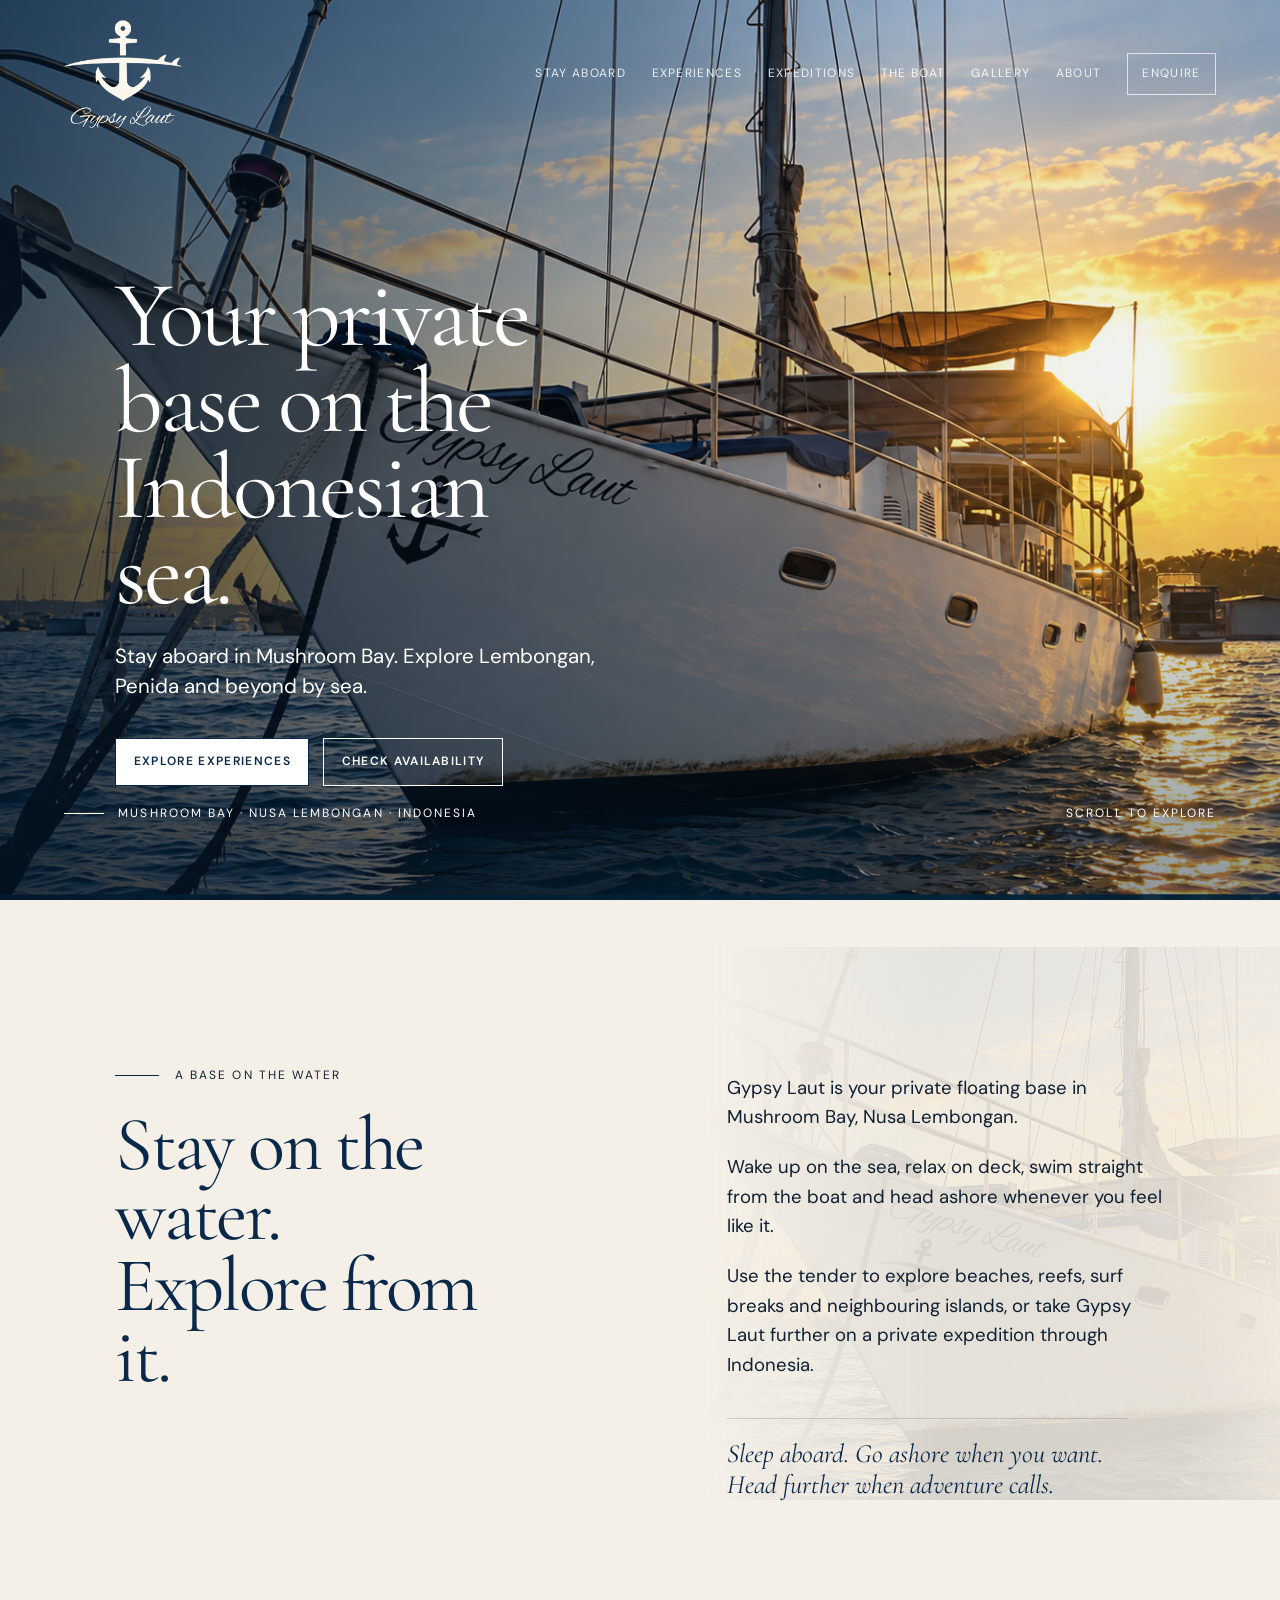
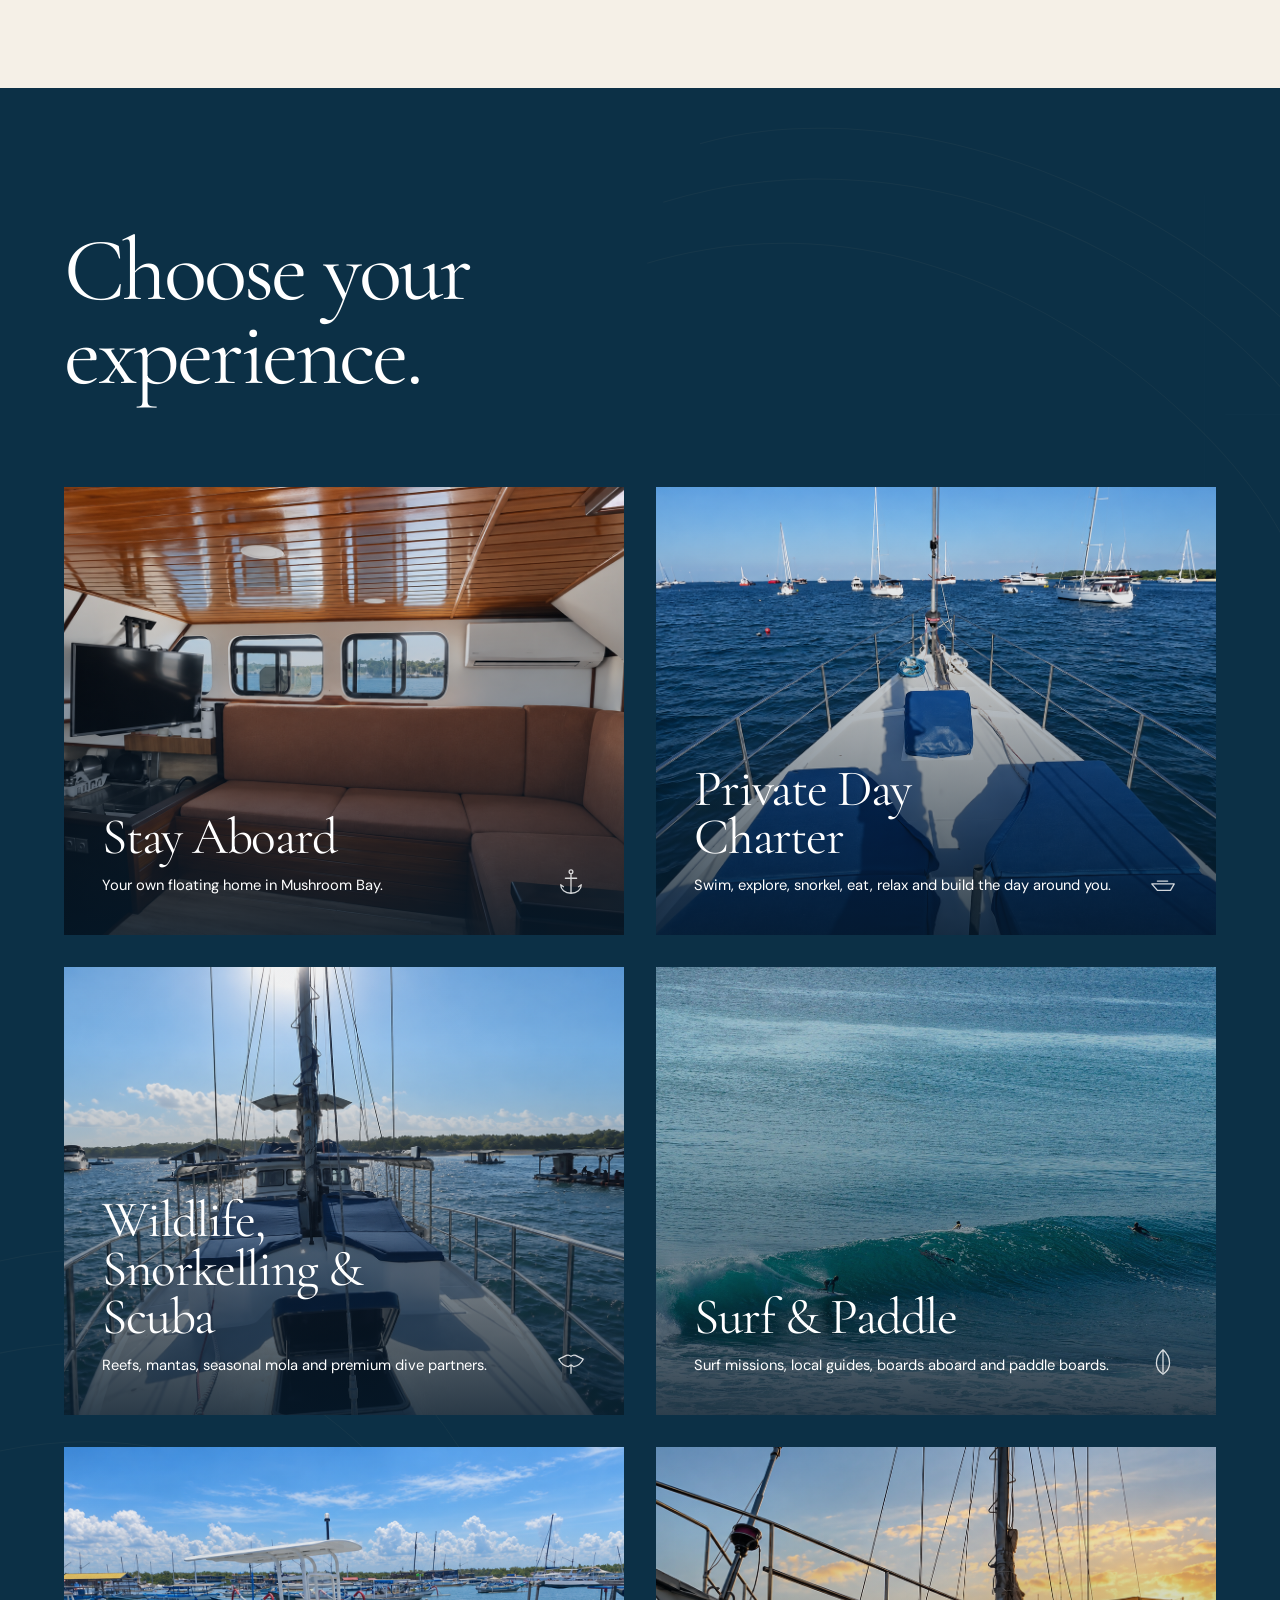
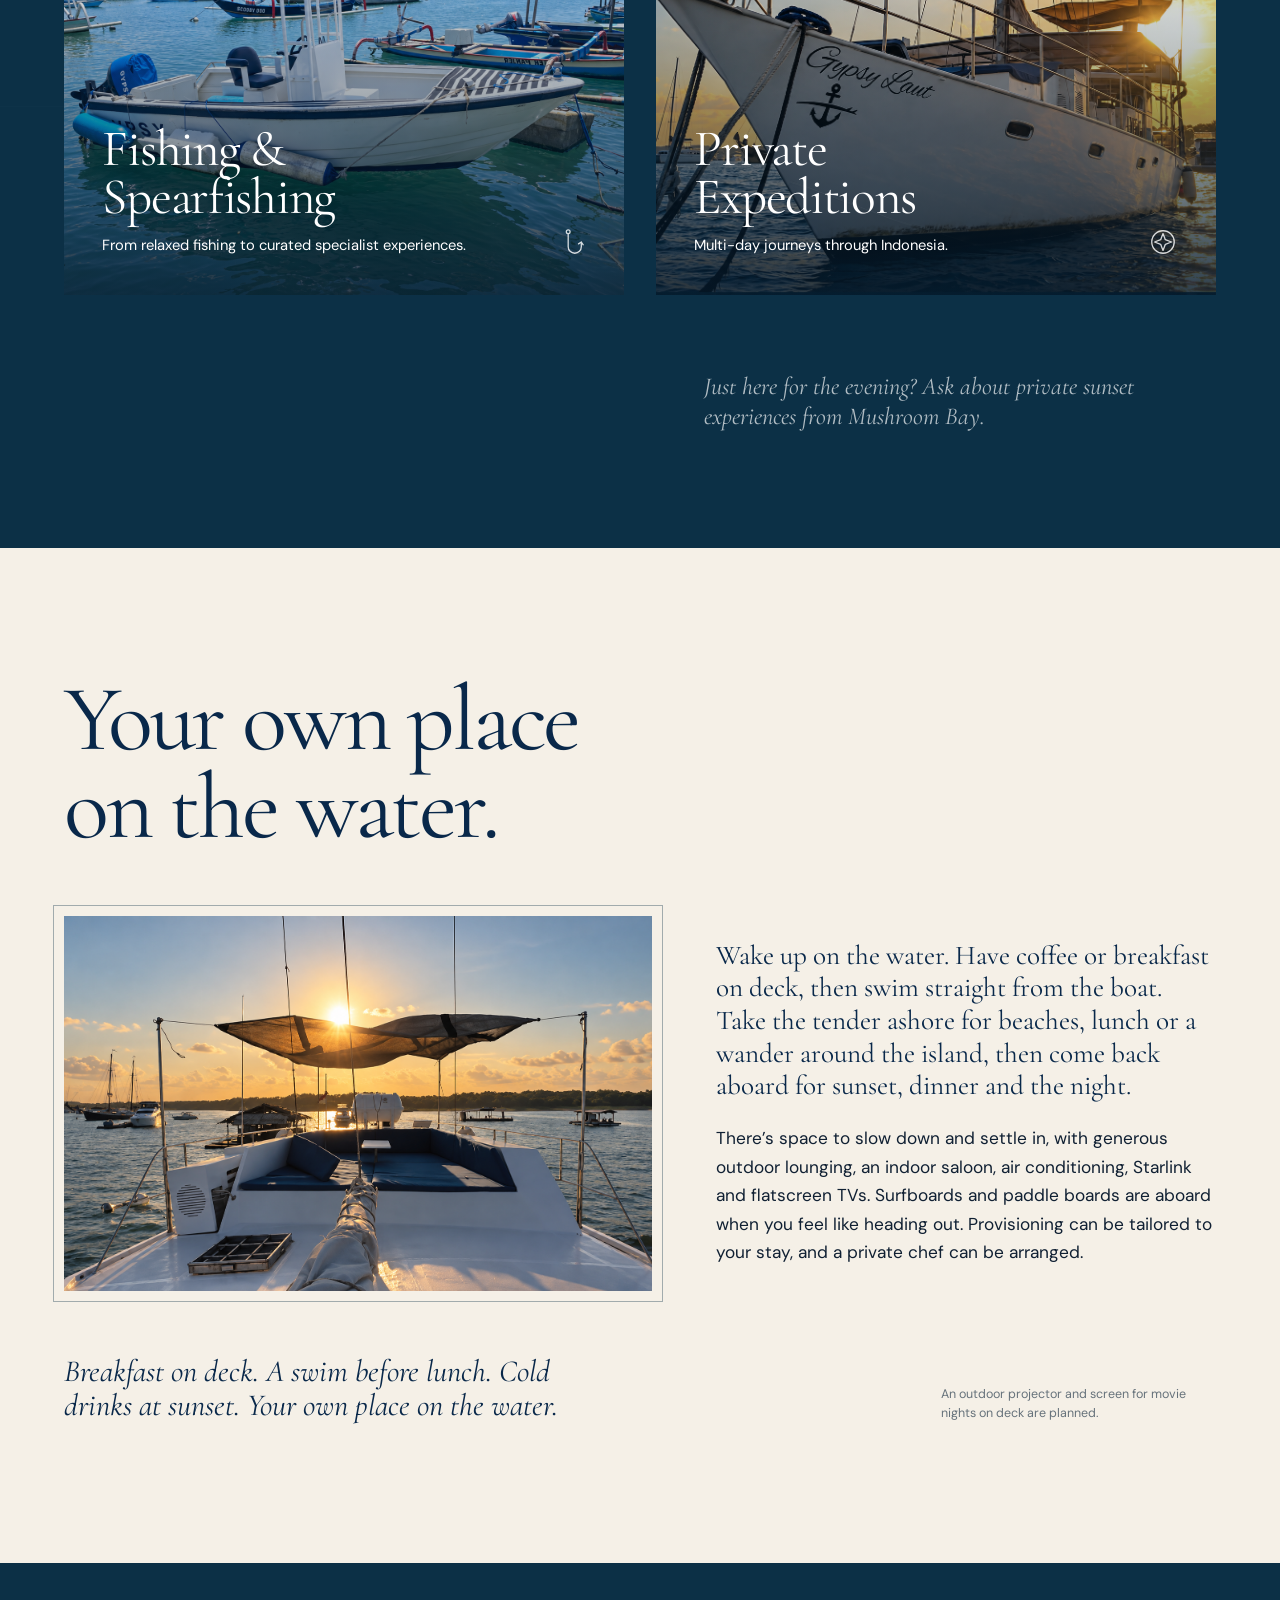
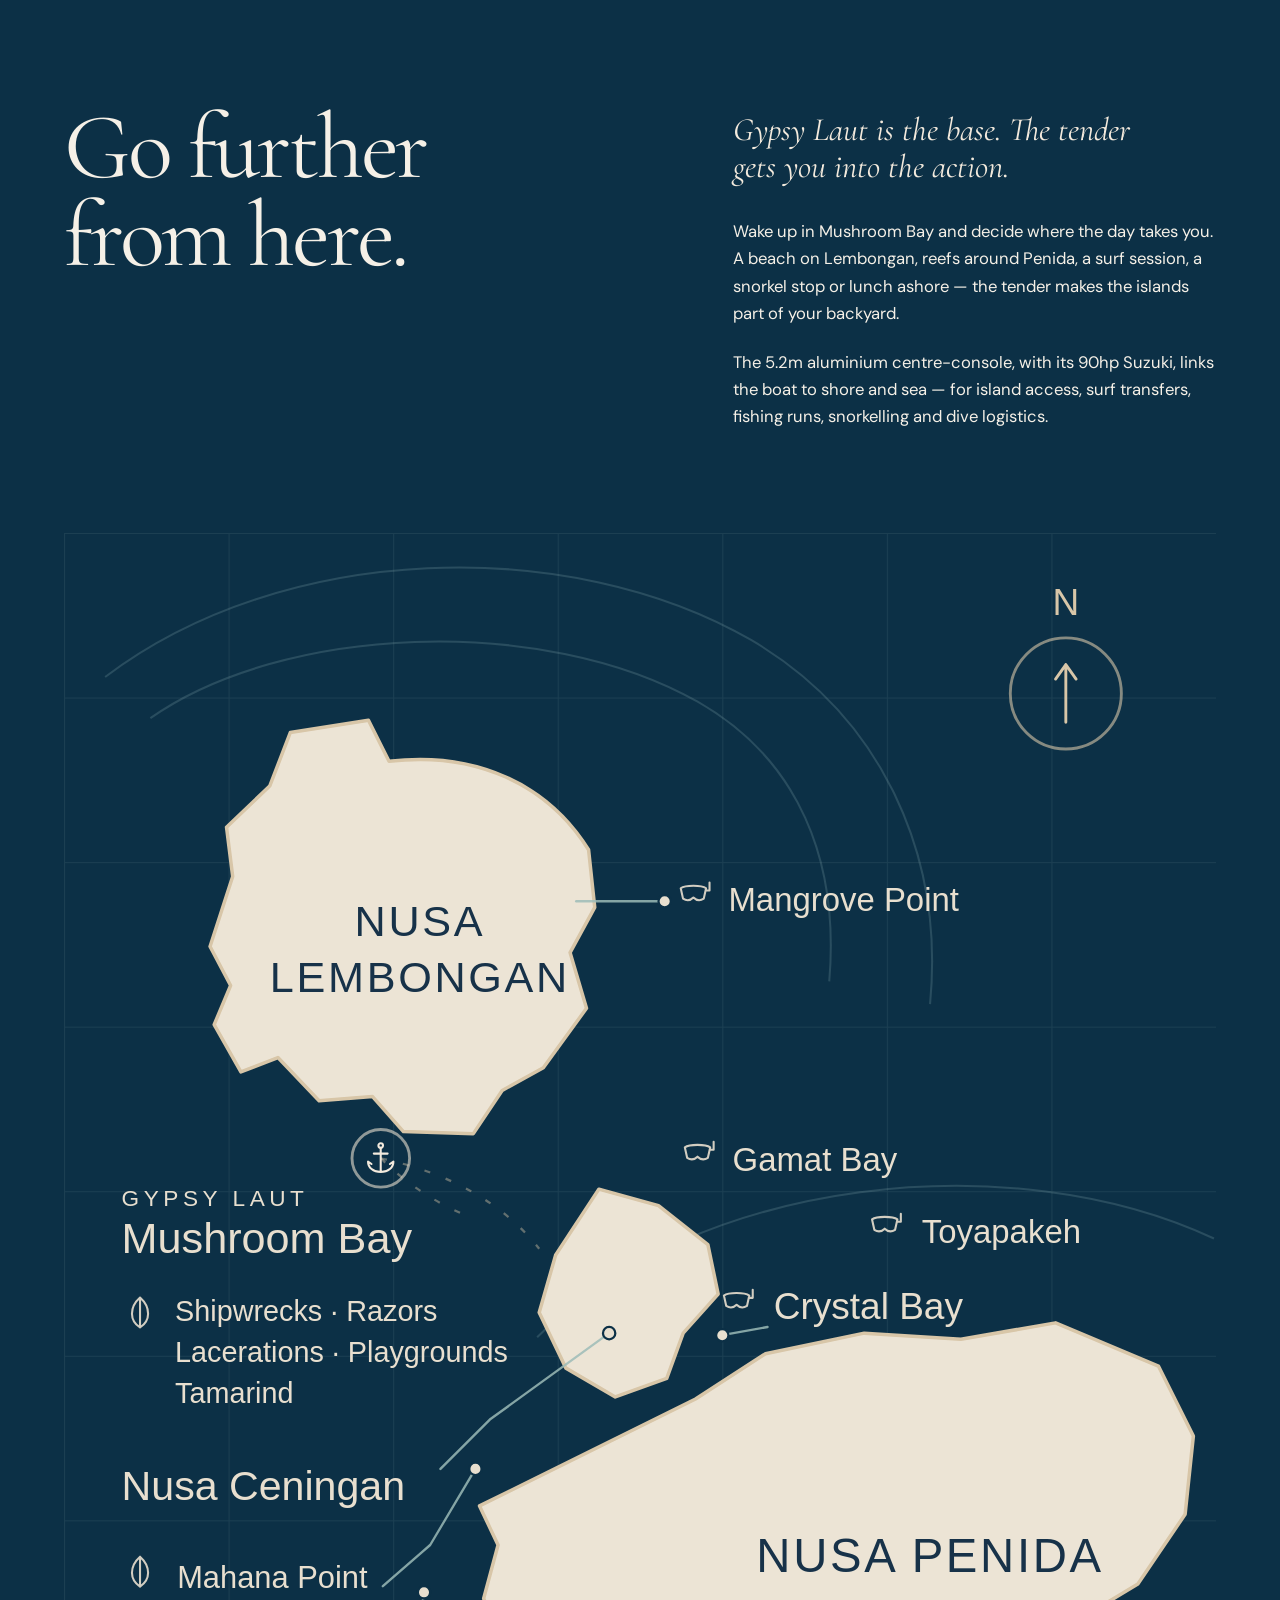
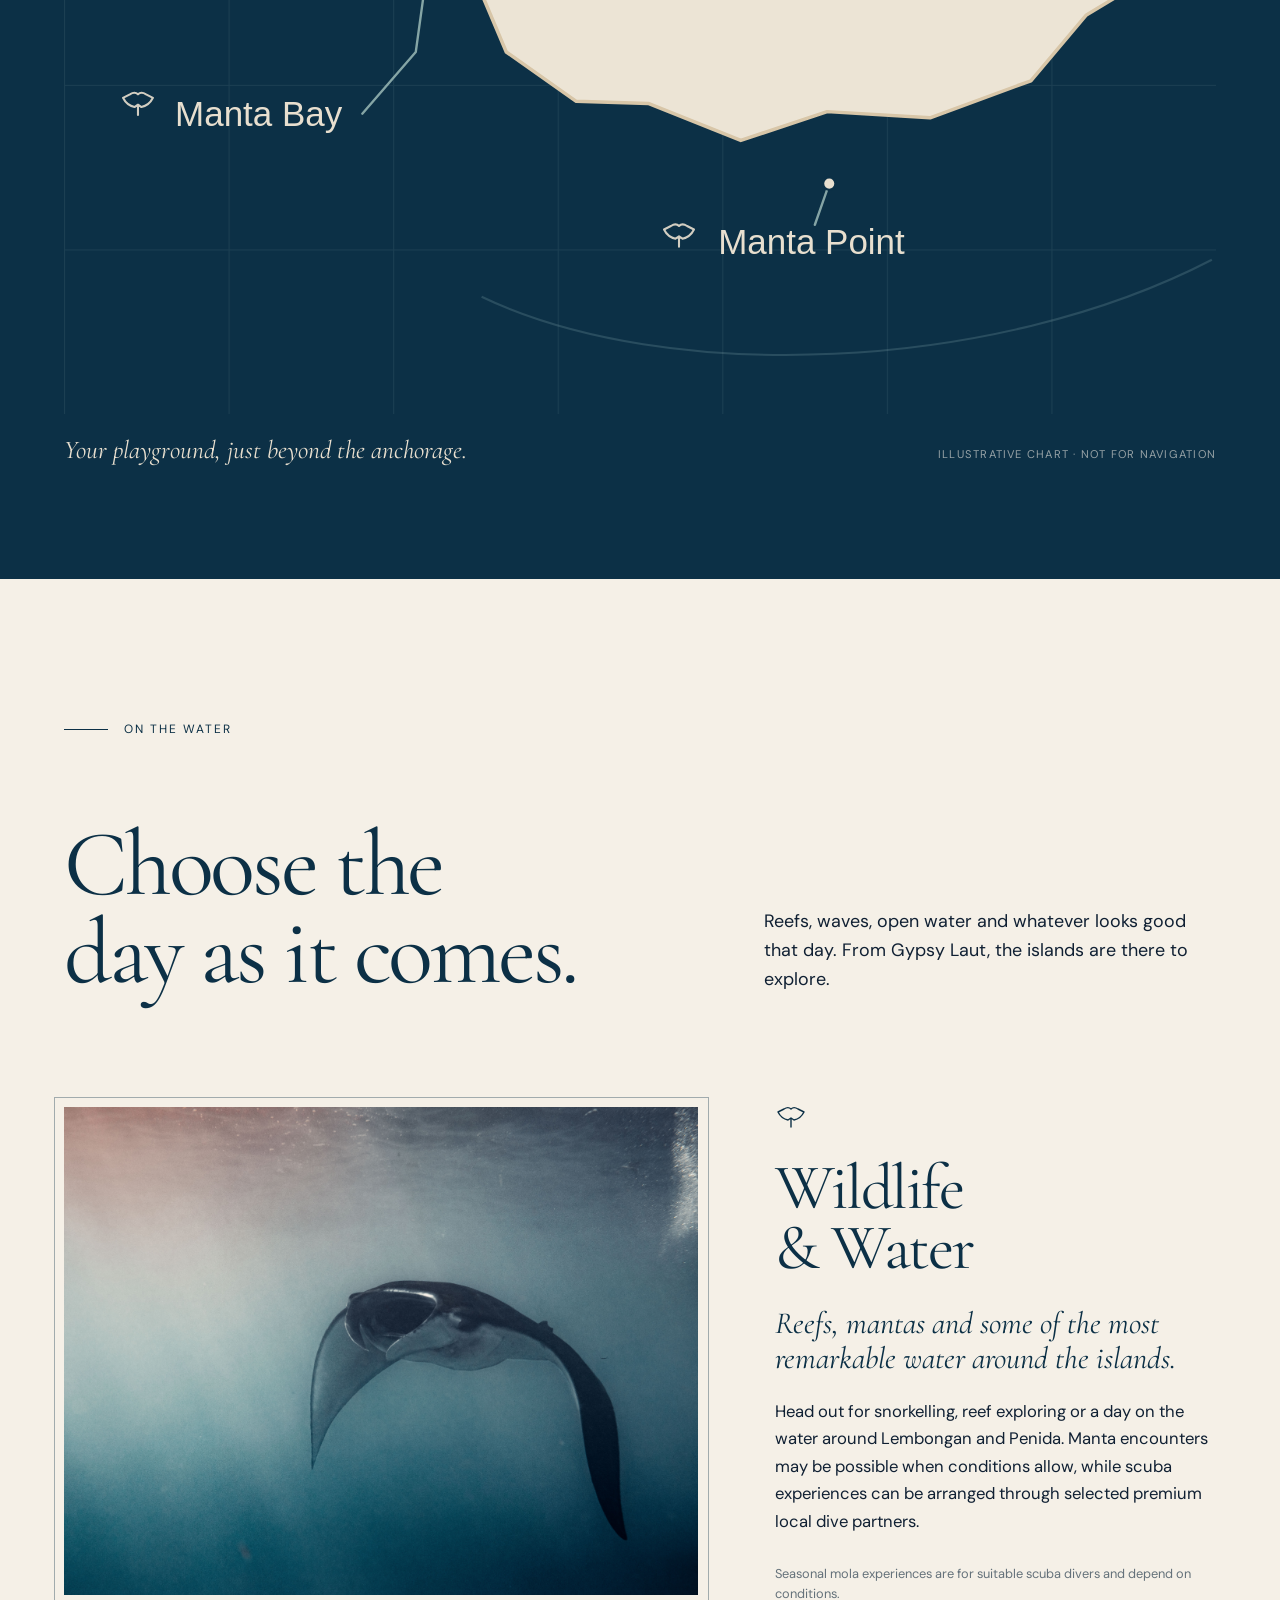
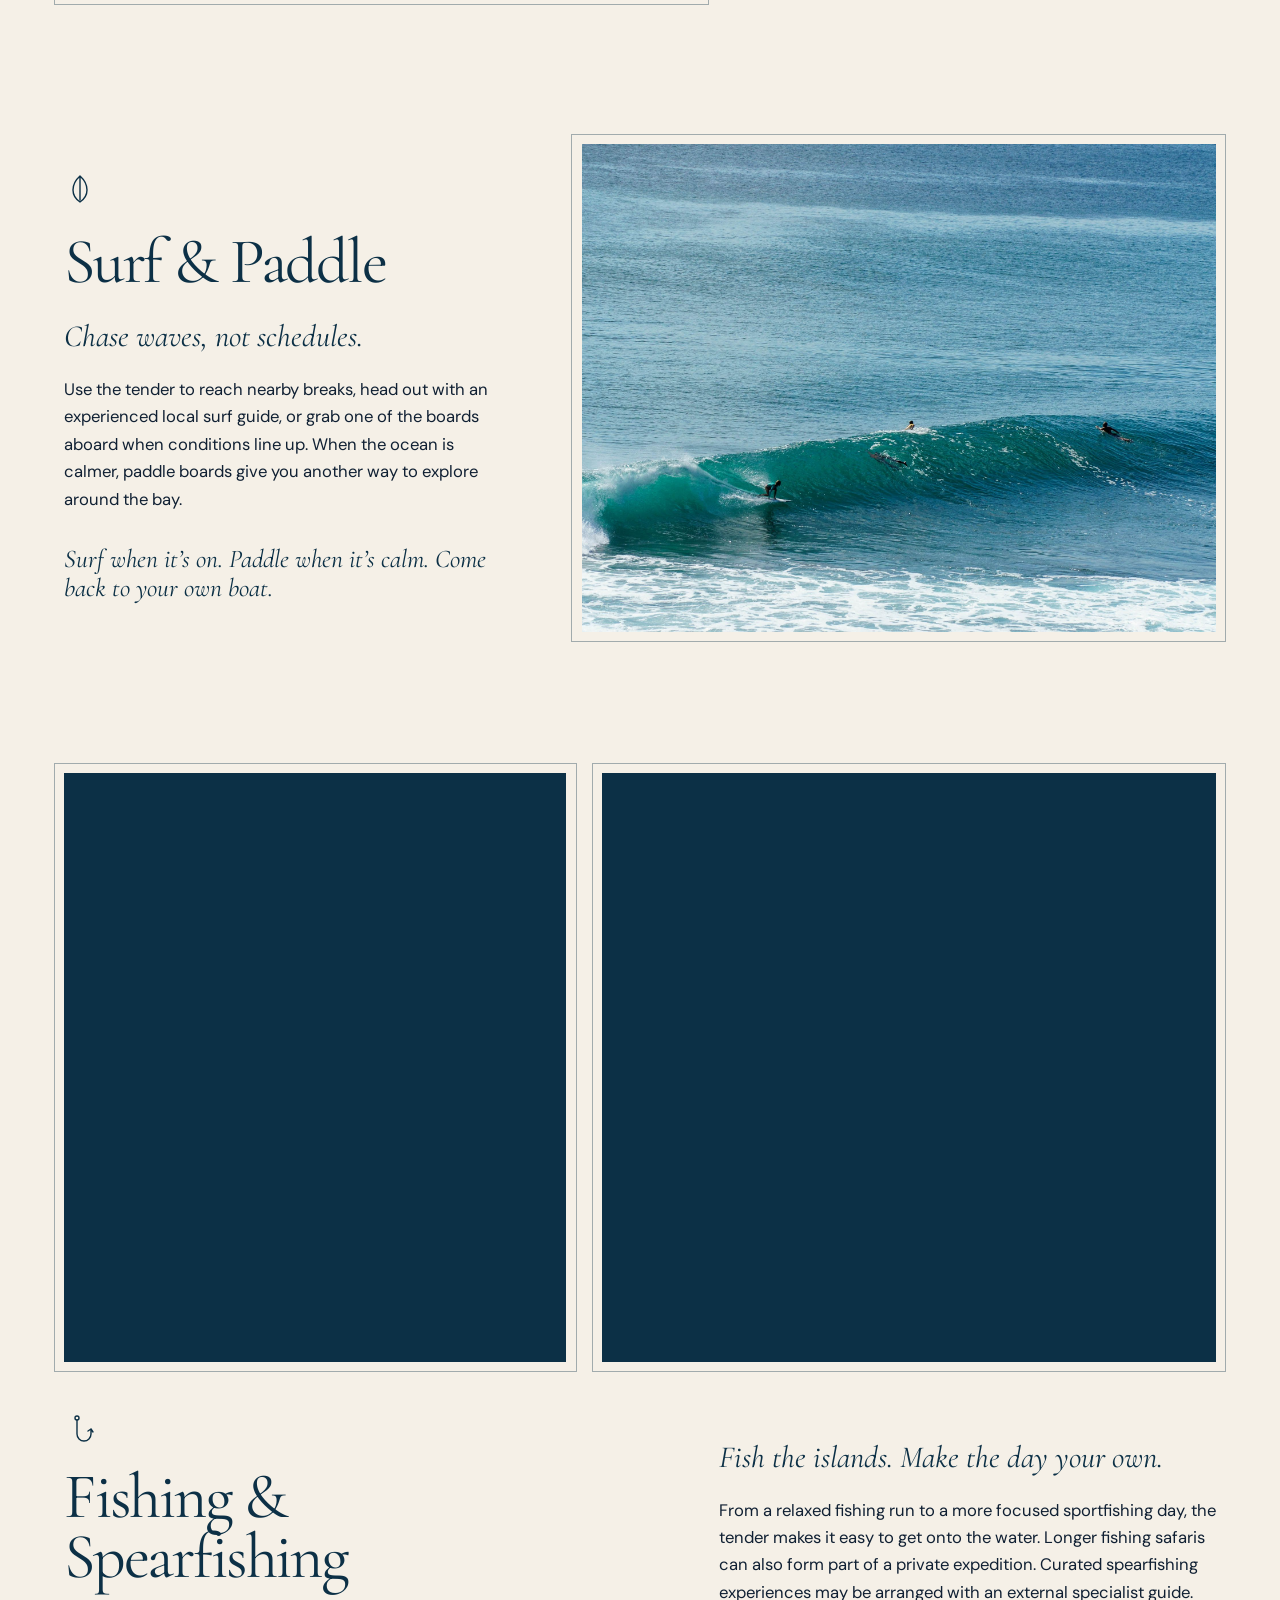
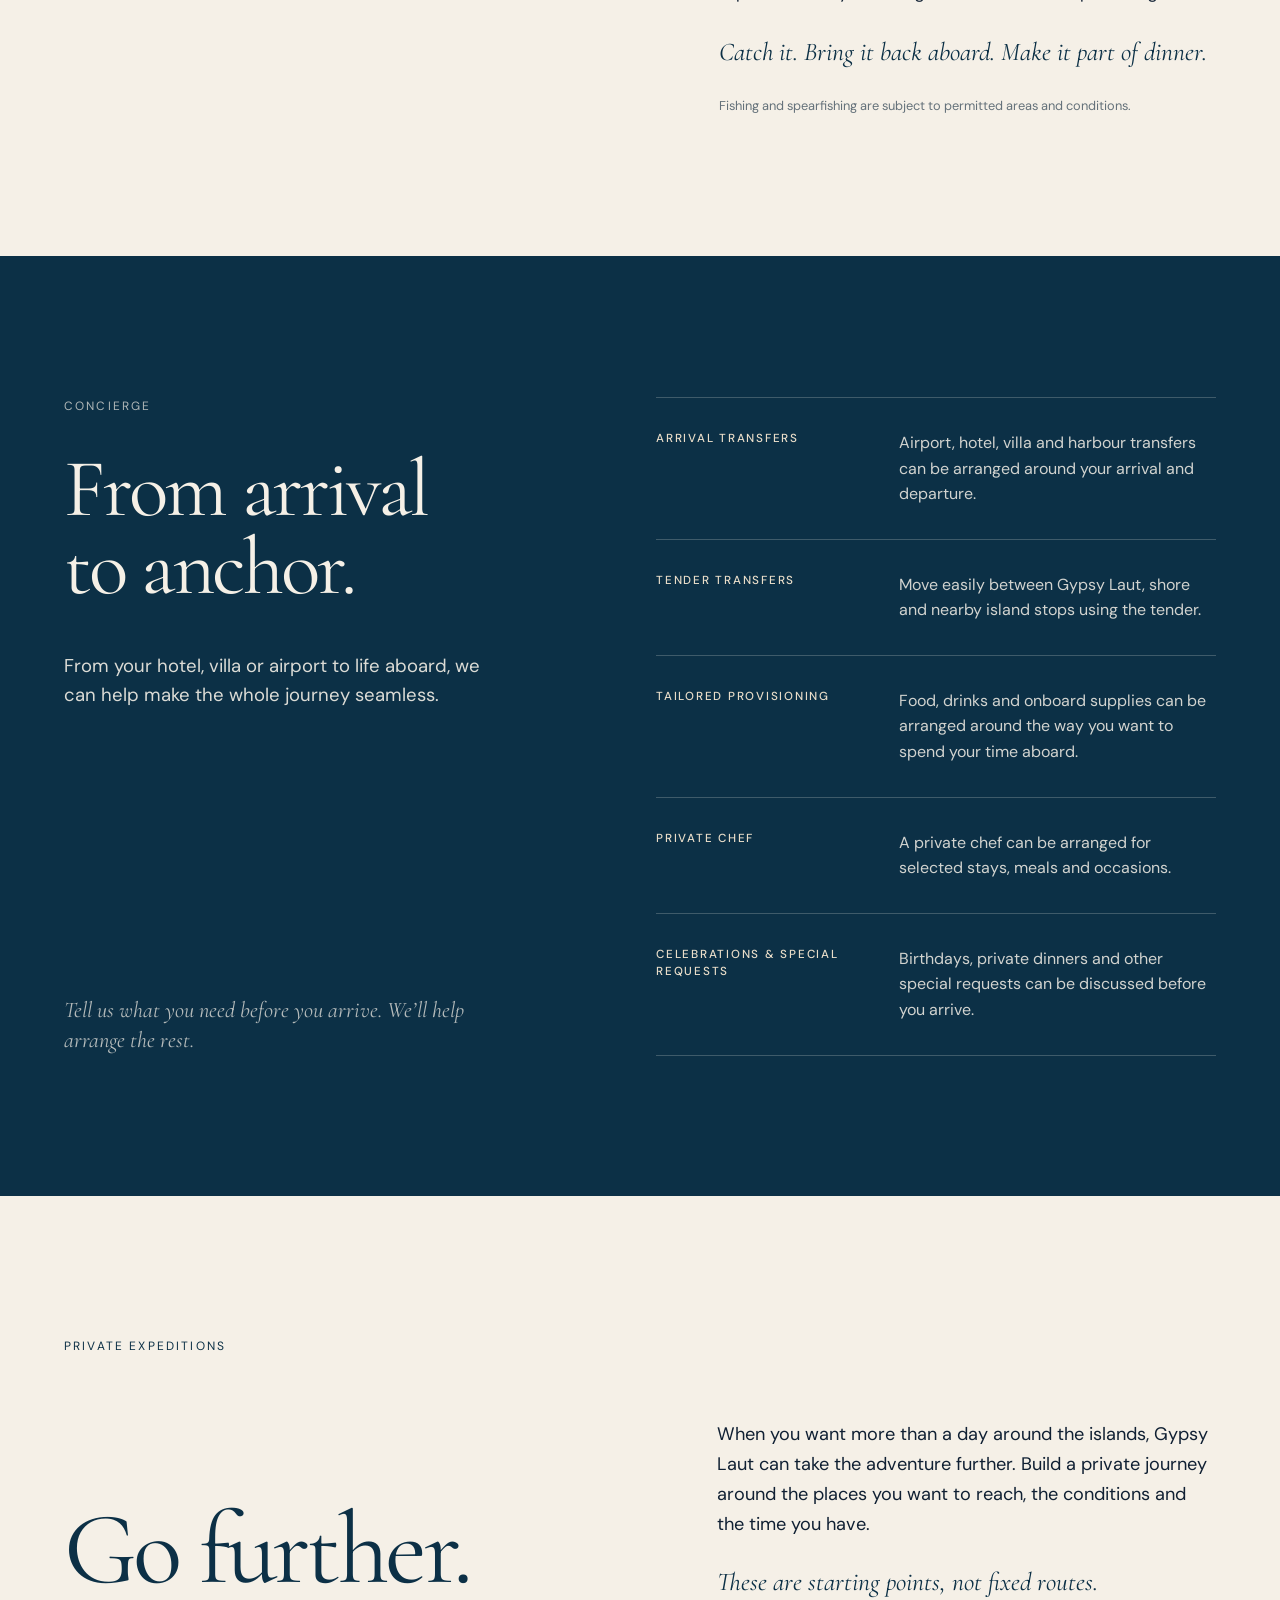
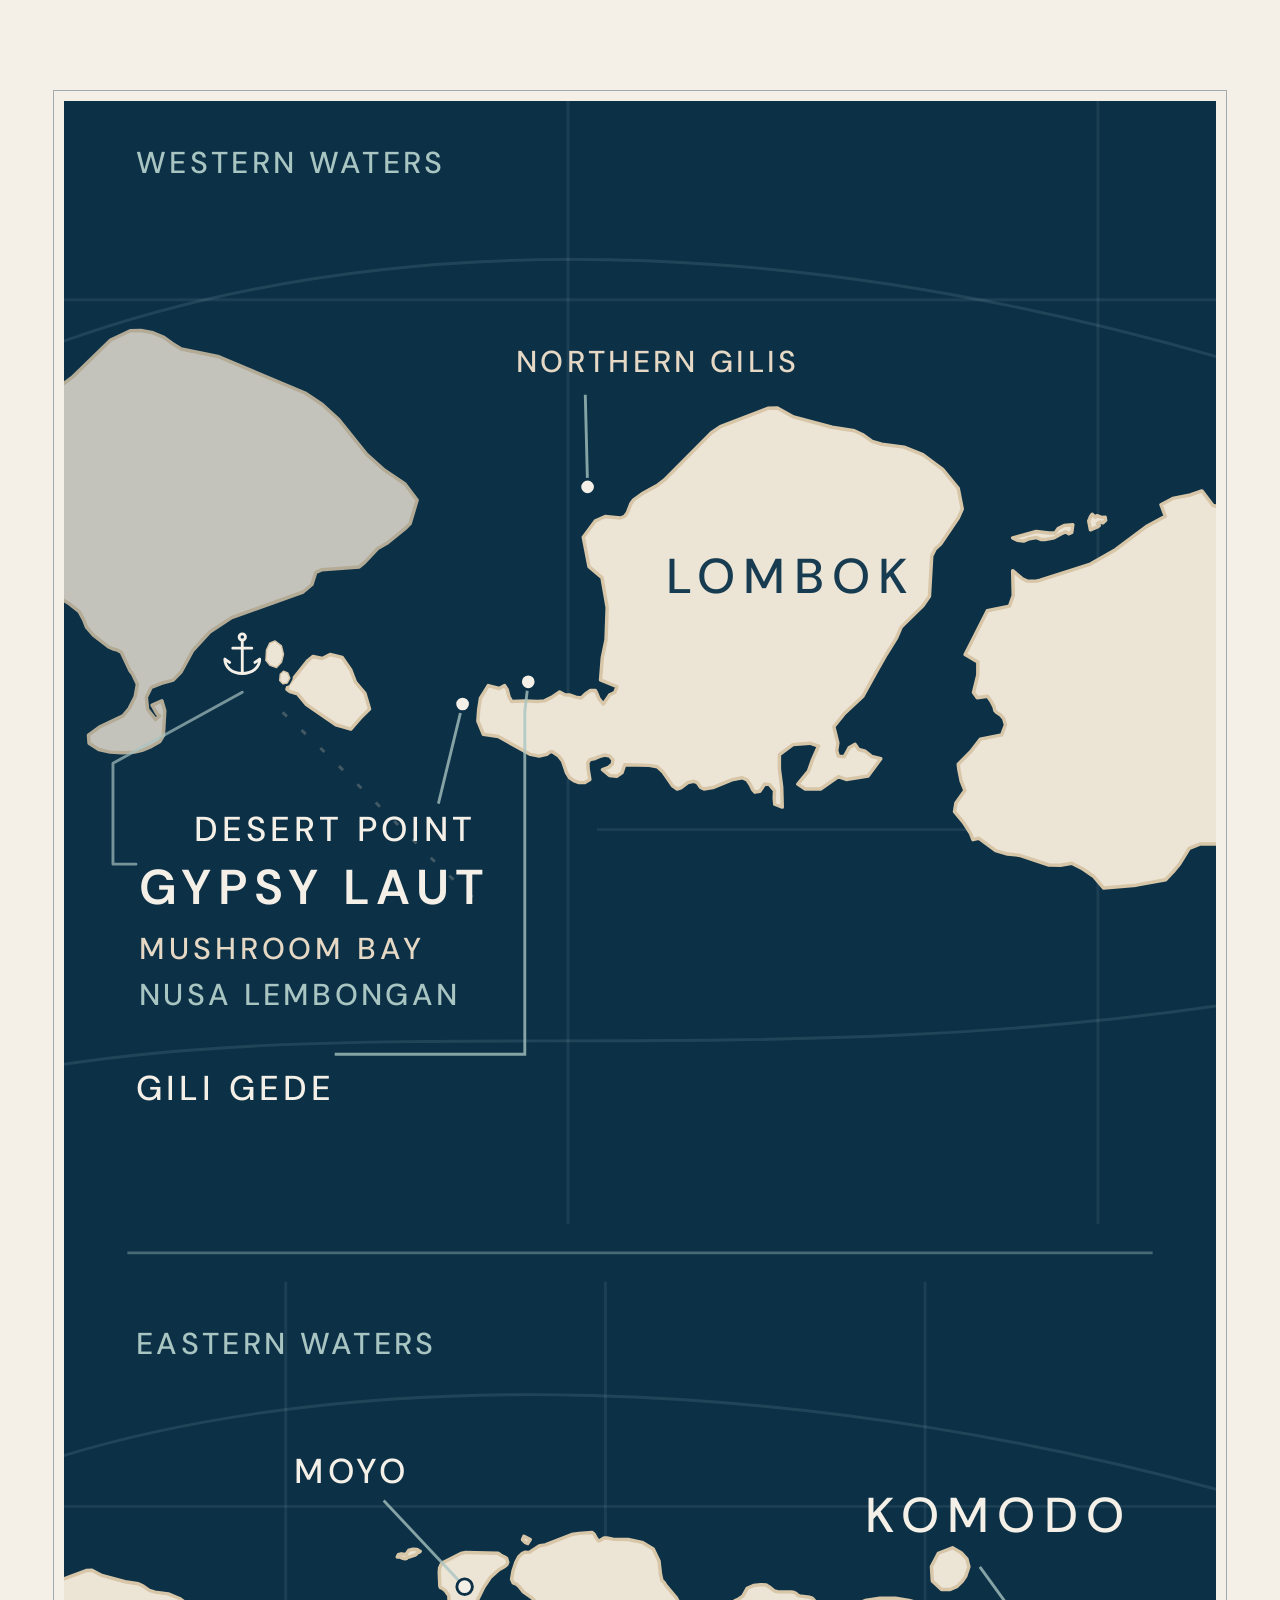
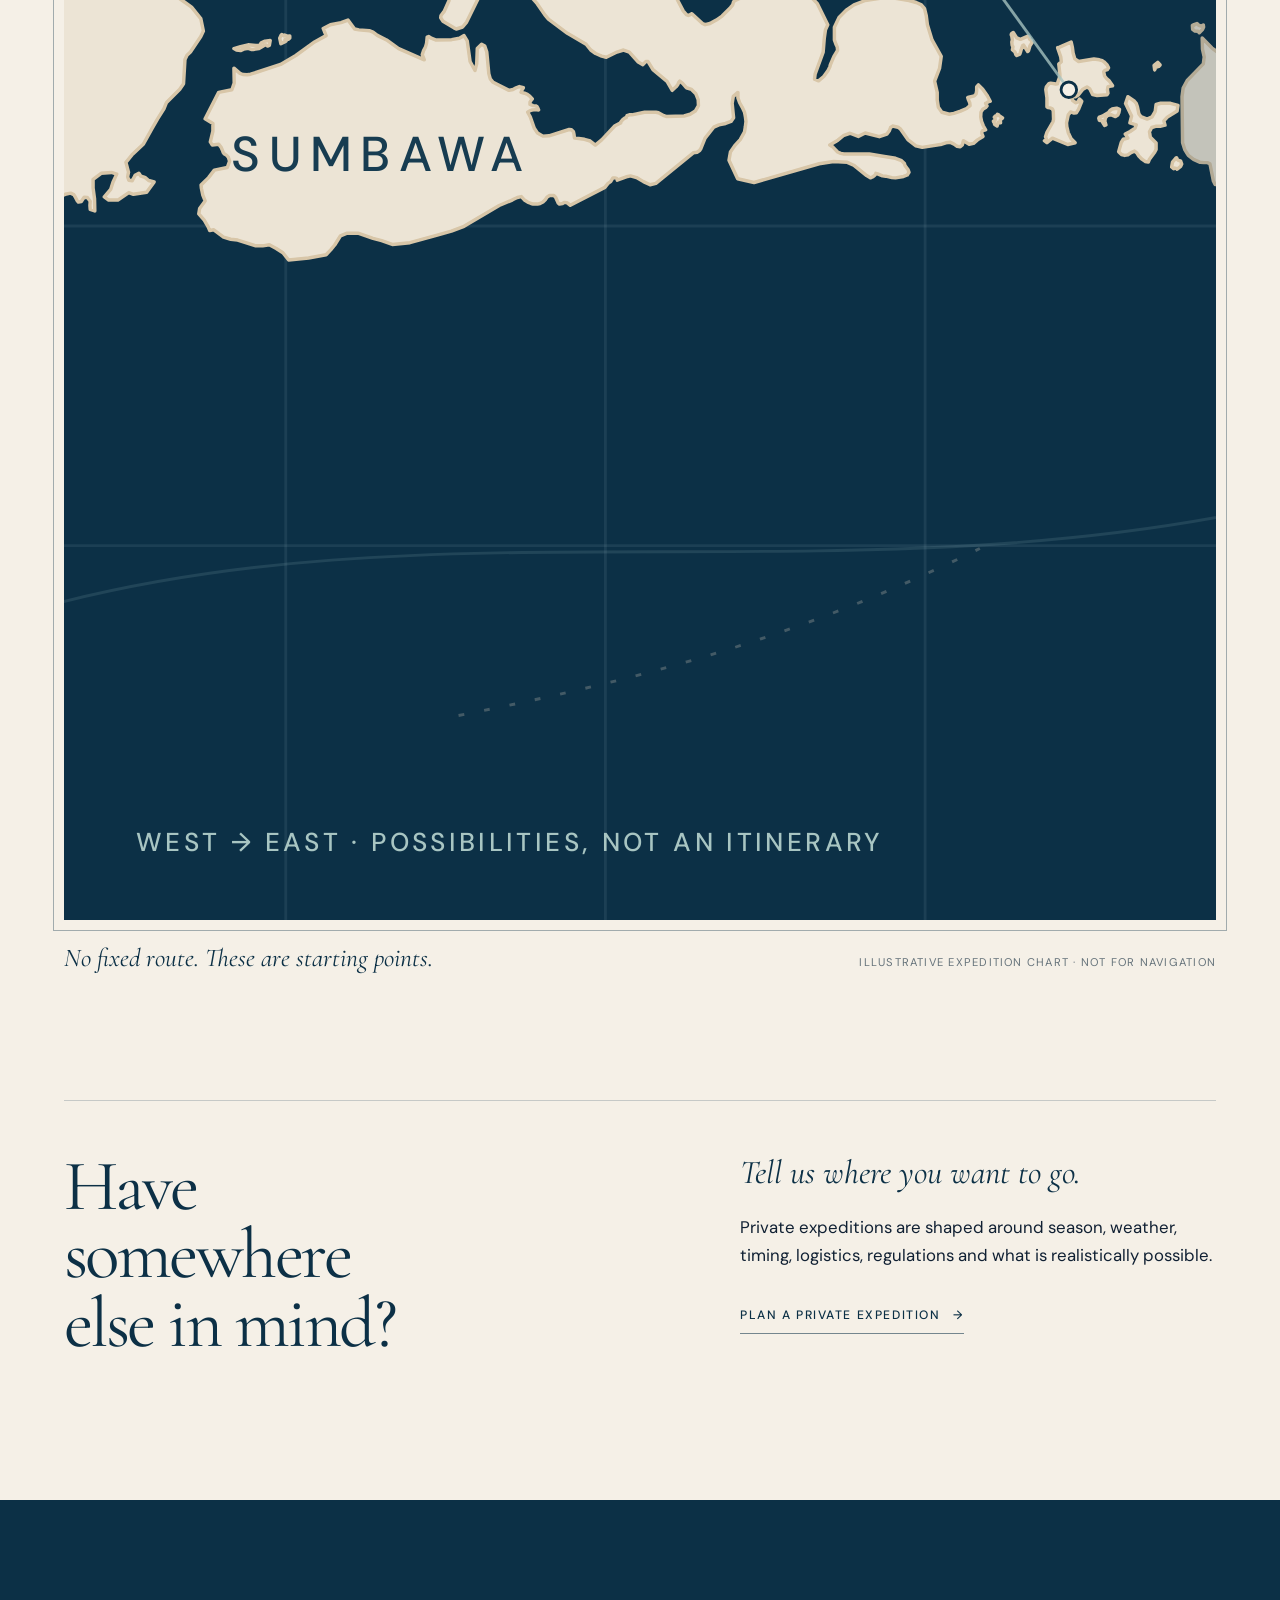
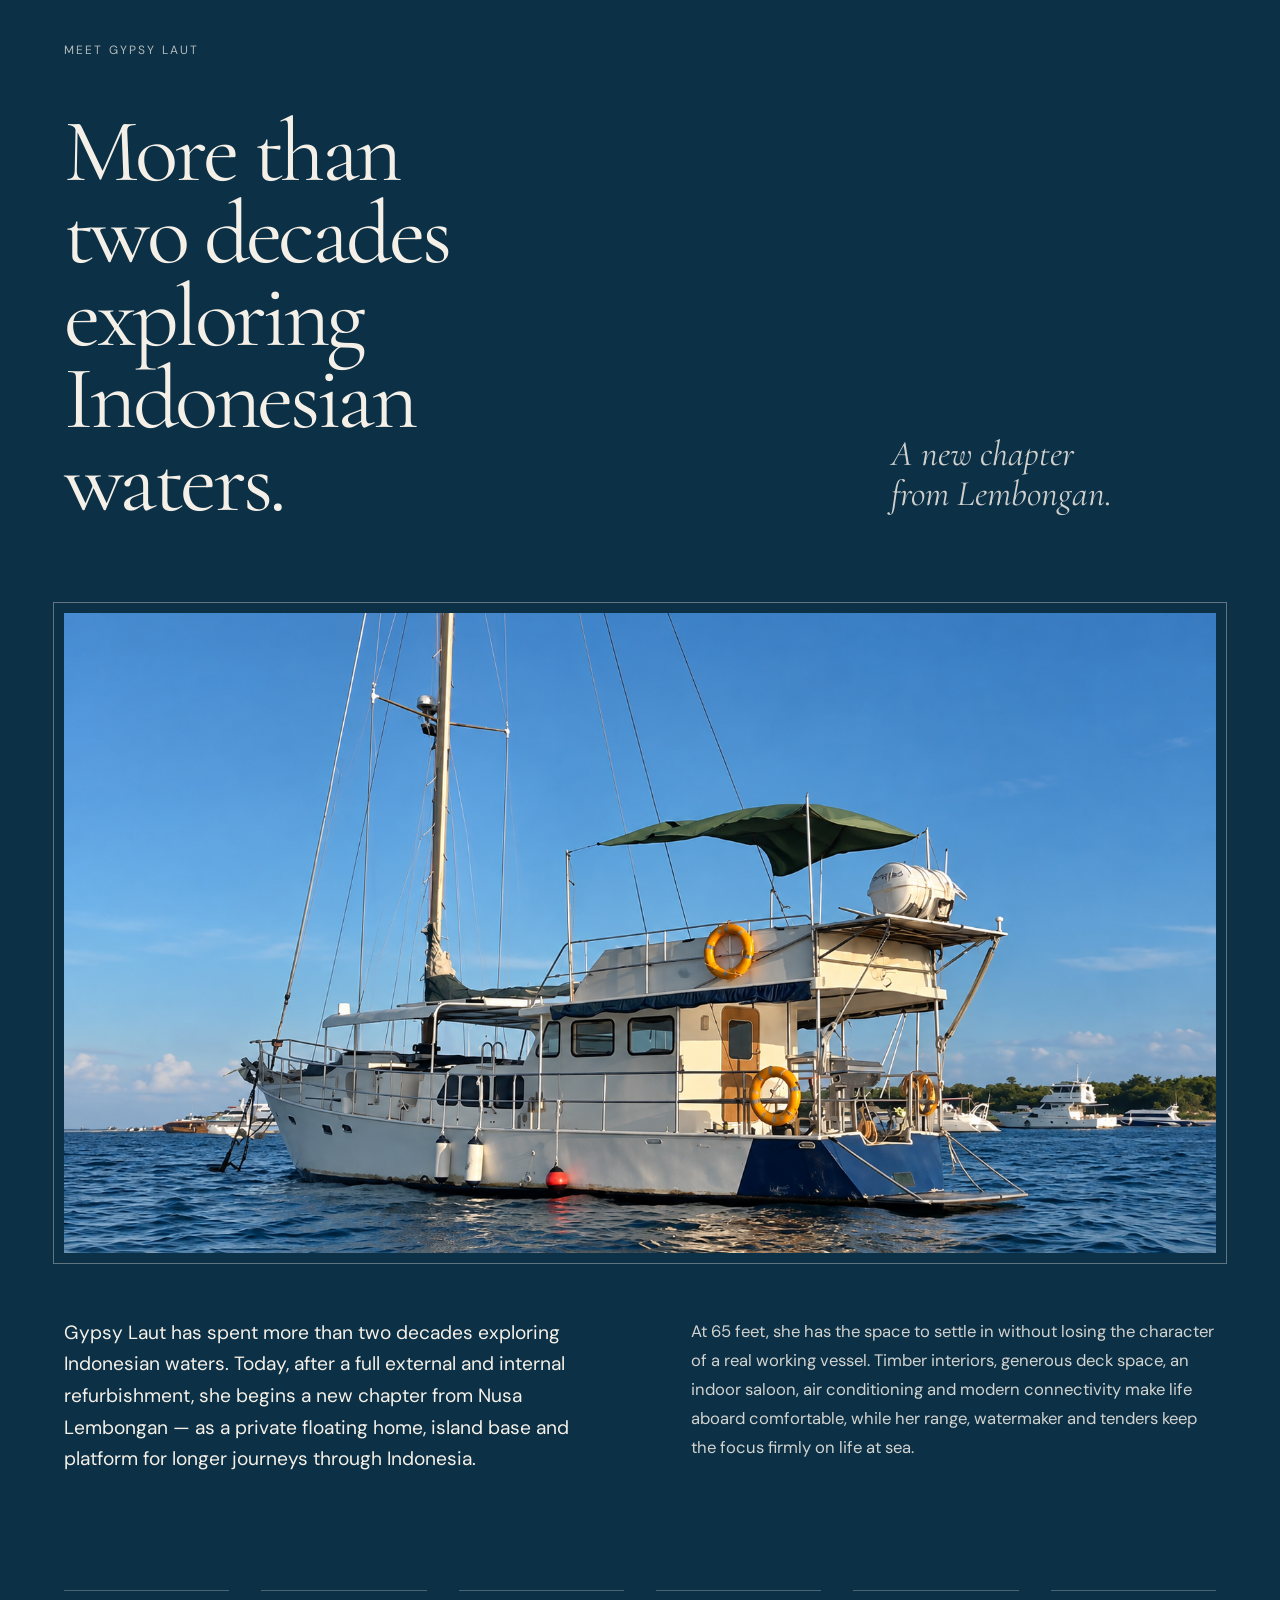
<file: site/index.html>
<!doctype html>
<html lang="en">
<head>
  <meta charset="utf-8">
  <meta name="viewport" content="width=device-width, initial-scale=1">
  <meta name="description" content="Gypsy Laut homepage preview: a private base on the Indonesian sea.">
  <title>Gypsy Laut — Milestone 9 preview (v0.11.0)</title>
  <!-- Editable review copy of the theme through Enquiry. All styling and
       interaction code is included here; source media stays in gypsy-laut/assets/. -->
  <style>
/*
Theme Name: Gypsy Laut 2.0
Theme URI: https://gypsylaut.com
Author: Gypsy Laut
Description: A lightweight, editable block theme for the Gypsy Laut homepage milestones.
Version: 0.11.0
Text Domain: gypsy-laut
*/

/* Milestones 1–3 are approved and locked; retain this foundation for future milestones. */

@font-face {
  font-family: "Cormorant Garamond";
  src: url("gypsy-laut/assets/fonts/CormorantGaramond-variable.ttf") format("truetype");
  font-style: normal;
  font-weight: 300 700;
  font-display: swap;
}
@font-face {
  font-family: "Cormorant Garamond";
  src: url("gypsy-laut/assets/fonts/CormorantGaramond-Italic-variable.ttf") format("truetype");
  font-style: italic;
  font-weight: 300 700;
  font-display: swap;
}
@font-face {
  font-family: "DM Sans";
  src: url("gypsy-laut/assets/fonts/DMSans-variable.ttf") format("truetype");
  font-style: normal;
  font-weight: 100 1000;
  font-display: swap;
}

:root {
  --gypsy-navy: #09284a;
  --gypsy-ocean: #0c3046;
  --gypsy-ink: #102033;
  --gypsy-cream: #f5f0e7;
  --gypsy-sand: #d8c6a8;
  --gypsy-aqua: #8aaeb2;
  --gypsy-timber: #6b4530;
  --gypsy-rule: rgba(9, 40, 74, .18);
  --gypsy-boat-photo: url("gypsy-laut/assets/images/gypsy-laut-bow-hero-sunset.png");
  --gypsy-display: "Cormorant Garamond", Georgia, serif;
  --gypsy-sans: "DM Sans", "Segoe UI", sans-serif;
}

* { box-sizing: border-box; }
html { scroll-behavior: smooth; }
body { margin: 0; color: var(--gypsy-ink); background: var(--gypsy-cream); font-family: var(--gypsy-sans); font-size: 16px; line-height: 1.6; }
a { color: inherit; }
button { font: inherit; }
.screen-reader-text { position: absolute; width: 1px; height: 1px; padding: 0; margin: -1px; overflow: hidden; clip: rect(0, 0, 0, 0); white-space: nowrap; border: 0; }

.gypsy-header { position: absolute; z-index: 10; inset: 0 0 auto; padding: 1.25rem clamp(1.25rem, 5vw, 5rem); color: #fff; }
.gypsy-header__inner { display: flex; align-items: center; justify-content: space-between; gap: 2rem; max-width: 1440px; margin: auto; }
.gypsy-logo { display: inline-flex; width: 118px; flex: 0 0 auto; align-items: center; transition: opacity .2s ease; }
.gypsy-logo img { display: block; width: 100%; height: auto; }
.gypsy-logo:hover { opacity: .88; }
.gypsy-logo:active { opacity: .75; }
.gypsy-logo:focus-visible { outline: 1px solid rgba(255,255,255,.78); outline-offset: 4px; }
.gypsy-nav { display: flex; align-items: center; gap: clamp(1rem, 2vw, 2.25rem); font-size: .75rem; letter-spacing: .11em; text-transform: uppercase; }
.gypsy-nav a { padding: .5rem 0; color: rgba(255,255,255,.88); text-decoration-line: underline; text-decoration-color: transparent; text-decoration-thickness: 1px; text-underline-offset: .55em; white-space: nowrap; transition: color .2s ease, text-decoration-color .2s ease, background-color .2s ease; }
.gypsy-nav a:hover, .gypsy-nav a:focus-visible, .gypsy-nav a[aria-current="location"] { color: #fff; text-decoration-color: rgba(255,255,255,.95); }
.gypsy-nav a:active { background: rgba(255,255,255,.09); }
.gypsy-nav a:focus-visible { outline: 1px solid rgba(255,255,255,.78); outline-offset: 4px; }
.gypsy-nav .gypsy-enquire { border: 1px solid rgba(255,255,255,.7); padding: .65rem .9rem; text-decoration-line: none; }
.gypsy-nav .gypsy-enquire:hover, .gypsy-nav .gypsy-enquire:focus-visible, .gypsy-nav .gypsy-enquire[aria-current="location"] { border-color: #fff; background: rgba(255,255,255,.09); }
.gypsy-nav .gypsy-enquire:active { background: rgba(255,255,255,.17); }
.gypsy-menu-button { display: none; min-width: 48px; min-height: 48px; padding: .5rem; border: 1px solid rgba(255,255,255,.7); background: transparent; color: #fff; font-size: .75rem; letter-spacing: .11em; text-transform: uppercase; cursor: pointer; }
.gypsy-menu-button:hover, .gypsy-menu-button:focus-visible { background: rgba(255,255,255,.09); }
.gypsy-menu-button:active { background: rgba(255,255,255,.17); }
.gypsy-menu-button:focus-visible { outline: 1px solid #fff; outline-offset: 4px; }

.gypsy-hero { position: relative; isolation: isolate; display: grid; align-items: end; min-height: 100svh; overflow: hidden; color: #fff; background: var(--gypsy-cream); }
.gypsy-hero__media, .gypsy-hero__media video { position: absolute; inset: 0; width: 100%; height: 100%; object-fit: cover; }
.gypsy-hero__media {
  z-index: -1;
  background: var(--gypsy-navy) var(--gypsy-boat-photo) center / cover no-repeat;
}
.gypsy-hero__media::after { position: absolute; inset: 0; content: ""; background: linear-gradient(90deg, rgba(4,22,39,.68), rgba(4,22,39,.34) 43%, rgba(4,22,39,.05) 76%), linear-gradient(0deg, rgba(4,22,39,.42), transparent 45%); }
.gypsy-hero__content { position: relative; z-index: 1; width: min(900px, 100%); padding: clamp(8rem, 16vh, 12rem) clamp(1.25rem, 9vw, 10rem) max(clamp(7rem, 12vh, 9rem), calc(6svh + 3.75rem)); }
.gypsy-hero h1, .gypsy-concept h2 { margin: 0; font-family: var(--gypsy-display); font-weight: 400; line-height: .92; letter-spacing: -.034em; }
.gypsy-hero h1 { max-width: 10ch; font-size: clamp(4rem, 7.3vw, 7.8rem); text-wrap: balance; }
.gypsy-hero__description { max-width: 33rem; margin: 1.5rem 0 0; font-size: clamp(1.05rem, 1.6vw, 1.3rem); line-height: 1.5; }
.gypsy-actions { display: flex; flex-wrap: wrap; gap: .85rem; margin-top: 2.25rem; }
.gypsy-button { display: inline-flex; align-items: center; justify-content: center; min-height: 48px; padding: .82rem 1.1rem; border: 1px solid currentColor; color: #fff; background: transparent; font-size: .75rem; font-weight: 600; letter-spacing: .11em; text-decoration: none; text-transform: uppercase; transition: background-color .22s ease, color .22s ease; }
.gypsy-button:hover, .gypsy-button:focus-visible { color: var(--gypsy-navy); background: #fff; }
.gypsy-button--solid { color: var(--gypsy-navy); background: #fff; }
.gypsy-button--solid:hover, .gypsy-button--solid:focus-visible { color: #fff; background: var(--gypsy-navy); }
.gypsy-hero__edge { position: absolute; z-index: 1; right: clamp(1.25rem, 5vw, 5rem); bottom: calc(6% + 1.5rem); left: clamp(1.25rem, 5vw, 5rem); display: flex; justify-content: space-between; align-items: center; gap: 2rem; color: #fff; font-size: .75rem; letter-spacing: .17em; line-height: 1.4; text-shadow: 0 1px 10px rgba(4,22,39,.45); text-transform: uppercase; }
.gypsy-location { display: inline-flex; align-items: center; gap: .9rem; margin: 0; }
.gypsy-location::before { display: block; width: 2.5rem; height: 1px; background: currentColor; content: ""; }
.gypsy-scroll-hint { white-space: nowrap; }

.gypsy-concept { position: relative; overflow: hidden; padding: clamp(5.5rem, 13vw, 11rem) clamp(1.25rem, 9vw, 10rem); background: var(--gypsy-cream); }
.gypsy-concept::before { position: absolute; z-index: 0; top: 6%; right: -9%; width: min(54vw, 760px); aspect-ratio: 1.25; background: var(--gypsy-boat-photo) center / cover no-repeat; opacity: .13; mix-blend-mode: multiply; mask-image: linear-gradient(90deg, transparent, black 35%, black 70%, transparent); content: ""; }
.gypsy-concept__grid { position: relative; z-index: 1; display: grid; grid-template-columns: minmax(0, 1.05fr) minmax(0, .95fr); gap: clamp(2rem, 10vw, 11rem); max-width: 1280px; margin: auto; }
.gypsy-concept__label { display: flex; gap: 1rem; margin: 0 0 1.5rem; font-size: .75rem; letter-spacing: .17em; text-transform: uppercase; }
.gypsy-concept__label::before { width: 2.75rem; height: 1px; margin-top: .7em; background: var(--gypsy-navy); content: ""; }
.gypsy-concept h2 { max-width: 10ch; color: var(--gypsy-navy); font-size: clamp(3.3rem, 6vw, 6.4rem); }
.gypsy-concept__copy { max-width: 34rem; padding-top: .45rem; }
.gypsy-concept__copy p { margin: 0 0 1.25rem; font-size: clamp(1rem, 1.45vw, 1.22rem); }
.gypsy-concept__supporting { max-width: 25rem; margin-top: 2.3rem !important; padding-top: 1.25rem; border-top: 1px solid var(--gypsy-rule); color: var(--gypsy-navy); font-family: var(--gypsy-display); font-size: 1.65rem !important; font-style: italic; line-height: 1.2; }

@media (max-width: 840px) {
  .gypsy-logo { width: 104px; }
  .gypsy-menu-button { display: block; }
  .gypsy-nav { display: none; position: absolute; top: 100%; right: 1.25rem; left: 1.25rem; padding: 1.25rem; background: var(--gypsy-navy); flex-direction: column; align-items: stretch; gap: .4rem; }
  .gypsy-nav.is-open { display: flex; }
  .gypsy-hero__content { padding-top: 9rem; }
  .gypsy-scroll-hint { display: none; }
  .gypsy-concept__grid { grid-template-columns: 1fr; gap: 2.5rem; }
  .gypsy-concept::before { top: 4%; right: -36%; width: 105vw; opacity: .1; }
}
@media (max-width: 480px) {
  .gypsy-hero h1 { font-size: clamp(3.7rem, 15vw, 4.6rem); }
  .gypsy-hero__edge { font-size: .7rem; letter-spacing: .1em; }
  .gypsy-location::before { width: 1.5rem; }
}
@media (prefers-reduced-motion: reduce) {
  html { scroll-behavior: auto; }
  .gypsy-hero__media video { display: none; }
  .gypsy-button, .gypsy-nav a, .gypsy-logo { transition: none; }
}

/* Milestone 2: image-led experiences and the stay-aboard story. */
.gypsy-experiences { padding: clamp(5.5rem, 11vw, 10rem) clamp(1.25rem, 5vw, 5rem) clamp(5rem, 9vw, 8rem); color: #fff; background: var(--gypsy-ocean) url("gypsy-laut/assets/images/ocean-chart-texture.svg") center top / 100% 100% no-repeat; }
.gypsy-experiences__inner, .gypsy-stay__inner { max-width: 1440px; margin: 0 auto; }
.gypsy-experiences__intro { padding-bottom: clamp(3.5rem, 7vw, 6rem); }
.gypsy-experiences h2, .gypsy-stay h2 { margin: 0; font-family: var(--gypsy-display); font-weight: 400; letter-spacing: -.034em; line-height: .94; text-wrap: balance; }
.gypsy-experiences h2 { max-width: 11ch; font-size: clamp(3.8rem, 7vw, 7.5rem); }
.gypsy-experiences__grid { display: grid; grid-template-columns: repeat(2, minmax(0, 1fr)); gap: clamp(1.25rem, 2.5vw, 2.5rem); }
.gypsy-experience { position: relative; isolation: isolate; display: block; min-height: clamp(25rem, 35vw, 34rem); overflow: hidden; color: #fff; background: var(--gypsy-ocean); text-decoration: none; }
.gypsy-experience img { position: absolute; z-index: -2; inset: 0; display: block; width: 100%; height: 100%; object-fit: cover; transition: transform .65s cubic-bezier(.2,.7,.2,1); }
.gypsy-experiences__grid > .gypsy-experience:nth-child(4) img { object-position: 40% center; }
.gypsy-experience::before { position: absolute; z-index: -1; inset: 0; background: linear-gradient(180deg, rgba(5,25,42,.06) 18%, rgba(5,25,42,.28) 48%, rgba(5,25,42,.83) 100%); content: ""; }
.gypsy-experience__content { position: absolute; right: clamp(1.75rem, 3vw, 3rem); bottom: clamp(1.75rem, 3vw, 3rem); left: clamp(1.75rem, 3vw, 3rem); display: grid; grid-template-columns: minmax(0, 1fr) auto; align-items: end; }
.gypsy-experience__title { grid-column: 1; display: block; max-width: 13ch; font-family: var(--gypsy-display); font-size: clamp(2.4rem, 4vw, 4.25rem); line-height: .95; letter-spacing: -.025em; }
.gypsy-experience__description { grid-column: 1; display: block; max-width: 27rem; margin-top: .85rem; font-size: clamp(.9rem, 1.15vw, 1.05rem); line-height: 1.45; }
.gypsy-experience__icon { grid-column: 2; grid-row: 1 / 3; align-self: end; display: block; width: 1.875rem; height: 1.875rem; margin-left: 1rem; opacity: .82; transition: opacity .3s ease, transform .3s ease; }
.gypsy-experience__icon svg { display: block; width: 100%; height: 100%; fill: none; stroke: currentColor; stroke-width: 1.4; stroke-linecap: round; stroke-linejoin: round; }
.gypsy-experience:hover img, .gypsy-experience:focus-visible img { transform: scale(1.025); }
.gypsy-experience:hover .gypsy-experience__icon, .gypsy-experience:focus-visible .gypsy-experience__icon { opacity: 1; transform: translateY(-2px); }
.gypsy-experience:focus-visible { outline: 2px solid #fff; outline-offset: -6px; }
.gypsy-experience:active::after { position: absolute; z-index: -1; inset: 0; background: rgba(255,255,255,.06); content: ""; }
.gypsy-experiences__sunset { max-width: 32rem; margin: clamp(3rem, 6vw, 5rem) 0 0 auto; color: rgba(255,255,255,.68); font-family: var(--gypsy-display); font-size: clamp(1.35rem, 1.9vw, 1.75rem); font-style: italic; line-height: 1.25; }

.gypsy-stay { overflow: hidden; padding: clamp(5.5rem, 10vw, 9rem) clamp(1.25rem, 5vw, 5rem) clamp(6rem, 11vw, 10rem); background: var(--gypsy-cream); }
.gypsy-stay__intro { padding-bottom: clamp(3rem, 5vw, 5rem); color: var(--gypsy-navy); }
.gypsy-stay h2 { max-width: 12ch; font-size: clamp(4rem, 7.3vw, 8rem); }
.gypsy-stay__composition { display: grid; grid-template-columns: minmax(0, 1.08fr) minmax(0, .92fr); align-items: center; gap: clamp(2.5rem, 5vw, 6rem); }
.gypsy-stay__image { grid-column: 1; width: 100%; margin: 0; aspect-ratio: 640 / 409; overflow: hidden; background: #b4c4c6; }
.gypsy-stay__image img { display: block; width: 100%; height: 100%; object-fit: cover; object-position: center 52%; }
.gypsy-stay__story { grid-column: 2; margin: 0; padding: 0; background: var(--gypsy-cream); }
.gypsy-stay__story p { max-width: 32rem; margin: 0 0 1.35rem; font-size: clamp(1rem, 1.35vw, 1.2rem); line-height: 1.65; }
.gypsy-stay__story p:first-child { color: var(--gypsy-navy); font-family: var(--gypsy-display); font-size: clamp(1.7rem, 2vw, 2rem); line-height: 1.2; }
.gypsy-stay__story p:last-child { margin-bottom: 0; }
.gypsy-stay__closing { display: grid; grid-template-columns: minmax(0, 1fr) minmax(14rem, .35fr); align-items: end; gap: clamp(2rem, 7vw, 8rem); margin-top: clamp(3rem, 5vw, 5rem); }
.gypsy-stay__closing > p:first-child { max-width: 33rem; margin: 0; color: var(--gypsy-navy); font-family: var(--gypsy-display); font-size: clamp(1.75rem, 2.4vw, 2.5rem); font-style: italic; line-height: 1.1; }
.gypsy-stay__planned { max-width: 18rem; margin: 0; color: #66727b; font-size: .78rem; line-height: 1.5; }

@media (max-width: 1100px) {
  .gypsy-stay__composition { grid-template-columns: 1fr; gap: clamp(2.5rem, 5vw, 4rem); }
  .gypsy-stay__image, .gypsy-stay__story { grid-column: 1; }
  .gypsy-stay__story { max-width: 44rem; }
}
@media (max-width: 900px) {
  .gypsy-experience { min-height: 25rem; }
}
@media (max-width: 640px) {
  .gypsy-experiences, .gypsy-stay { padding-right: 1.25rem; padding-left: 1.25rem; }
  .gypsy-experiences h2, .gypsy-stay h2 { font-size: clamp(3.6rem, 14vw, 5rem); }
  .gypsy-experiences__grid { grid-template-columns: 1fr; gap: 1.25rem; }
  .gypsy-experience { min-height: 0; height: 27rem; }
  .gypsy-experience__title { font-size: clamp(2.6rem, 10vw, 3.6rem); }
  .gypsy-experience__description { max-width: 19rem; font-size: .92rem; }
  .gypsy-experiences__sunset { margin-top: 2.5rem; }
  .gypsy-stay__image { width: calc(100% + 2.5rem); margin-left: -1.25rem; }
  .gypsy-stay__story { width: 100%; max-width: none; }
  .gypsy-stay__story p:first-child { font-size: 1.7rem; }
  .gypsy-stay__closing { grid-template-columns: 1fr; gap: 1.5rem; }
  .gypsy-stay__planned { max-width: 21rem; }
}
@media (prefers-reduced-motion: reduce) {
  .gypsy-experience img, .gypsy-experience__icon { transition: none; }
}

/* Milestone 3: an illustrative local chart and the tender-led way to explore. */
.gypsy-explore { padding: clamp(6rem, 11vw, 10rem) clamp(1.25rem, 5vw, 5rem) clamp(5rem, 9vw, 8rem); color: var(--gypsy-cream); background: var(--gypsy-ocean); }
.gypsy-explore__inner { max-width: 1440px; margin: 0 auto; }
.gypsy-explore__intro { display: grid; grid-template-columns: minmax(0, 1.08fr) minmax(0, .92fr); gap: clamp(3rem, 8vw, 9rem); align-items: start; padding-bottom: clamp(4rem, 8vw, 7rem); }
.gypsy-explore h2 { max-width: 10ch; margin: 0; font-family: var(--gypsy-display); font-size: clamp(4rem, 7.3vw, 8rem); font-weight: 400; letter-spacing: -.034em; line-height: .94; text-wrap: balance; }
.gypsy-explore__copy { max-width: 36rem; padding-top: .5rem; }
.gypsy-explore__copy p { margin: 0 0 1.3rem; font-size: clamp(1rem, 1.3vw, 1.16rem); line-height: 1.65; }
.gypsy-explore__copy p:last-child { margin-bottom: 0; }
.gypsy-explore__copy .gypsy-explore__lead { max-width: 27rem; margin-bottom: 2rem; color: #f3eadd; font-family: var(--gypsy-display); font-size: clamp(1.8rem, 2.55vw, 2.65rem); font-style: italic; line-height: 1.13; }
.gypsy-explore__chart { margin: 0; }
.gypsy-explore__chart picture, .gypsy-explore__chart img { display: block; width: 100%; }
.gypsy-explore__chart img { height: auto; }
.gypsy-explore__chart figcaption { display: flex; align-items: baseline; justify-content: space-between; gap: 2rem; padding-top: 1.35rem; }
.gypsy-explore__chart figcaption span { color: #e8dfcf; font-family: var(--gypsy-display); font-size: clamp(1.45rem, 2vw, 2rem); font-style: italic; line-height: 1.1; }
.gypsy-explore__chart figcaption small { color: rgba(245,240,231,.59); font-size: .7rem; letter-spacing: .11em; text-transform: uppercase; white-space: nowrap; }
@media (max-width: 900px) {
  .gypsy-explore__intro { grid-template-columns: 1fr; gap: 2.5rem; }
}
@media (max-width: 860px) {
  .gypsy-explore { padding-right: 1.25rem; padding-left: 1.25rem; }
  .gypsy-explore__chart { width: calc(100% + 2.5rem); margin-left: -1.25rem; }
  .gypsy-explore__chart figcaption { flex-direction: column; align-items: flex-start; gap: .7rem; padding-right: 1.25rem; padding-left: 1.25rem; }
  .gypsy-explore__chart figcaption small { white-space: normal; }
}

/* Milestone 4: editorial water stories; Milestones 1–3 above remain locked. */
.gypsy-water { --gypsy-water-frame-gap: clamp(8px, .8vw, 12px); padding: clamp(6rem, 11vw, 10rem) clamp(1.25rem, 5vw, 5rem) clamp(6rem, 11vw, 10rem); color: var(--gypsy-ink); background: var(--gypsy-cream); }
.gypsy-water__inner { max-width: 1440px; margin: 0 auto; }
.gypsy-water__intro { display: grid; grid-template-columns: minmax(0, 1.15fr) minmax(0, .85fr); align-items: end; gap: clamp(2rem, 7vw, 8rem); margin-bottom: clamp(4.5rem, 8vw, 8rem); }
.gypsy-water__eyebrow { grid-column: 1 / -1; display: flex; align-items: center; gap: 1rem; margin: 0 0 -.5rem; color: var(--gypsy-ocean); font-size: .75rem; letter-spacing: .17em; text-transform: uppercase; }
.gypsy-water__eyebrow::before { display: block; width: 2.75rem; height: 1px; background: currentColor; content: ""; }
.gypsy-water h2, .gypsy-water h3 { margin: 0; color: var(--gypsy-ocean); font-family: var(--gypsy-display); font-weight: 400; letter-spacing: -.034em; line-height: .94; text-wrap: balance; }
.gypsy-water h2 { max-width: 12ch; font-size: clamp(4rem, 7.3vw, 8rem); }
.gypsy-water__introduction { max-width: 31rem; margin: 0 0 .2rem; font-size: clamp(1.05rem, 1.4vw, 1.23rem); line-height: 1.6; }
.gypsy-water-story { display: grid; align-items: center; gap: clamp(2.5rem, 6vw, 7rem); }
.gypsy-water-story + .gypsy-water-story { margin-top: clamp(6rem, 11vw, 11rem); }
.gypsy-water-story--wildlife { grid-template-columns: minmax(0, 1.18fr) minmax(0, .82fr); }
.gypsy-water-story--surf { grid-template-columns: minmax(0, .82fr) minmax(0, 1.18fr); }
.gypsy-water-story__image { position: relative; min-width: 0; width: 100%; margin: 0; aspect-ratio: 1.3; background: var(--gypsy-ocean); }
.gypsy-water-story__image img { position: absolute; inset: 0; display: block; width: 100%; height: 100%; object-fit: cover; }
.gypsy-water-story--wildlife .gypsy-water-story__image::after, .gypsy-water-story--surf .gypsy-water-story__image::after, .gypsy-water-story__duo .gypsy-water-story__image::after { position: absolute; inset: calc(0px - var(--gypsy-water-frame-gap)); border: 1px solid var(--gypsy-ocean); opacity: .36; pointer-events: none; content: ""; }
.gypsy-water-story--wildlife .gypsy-water-story__image img { object-position: 58% center; }
.gypsy-water-story--surf .gypsy-water-story__image img { object-position: center 62%; }
.gypsy-water-story__copy { min-width: 0; }
.gypsy-water-story__icon { display: block; width: 2rem; height: 2rem; margin-bottom: 1.7rem; color: var(--gypsy-ocean); }
.gypsy-water-story__icon svg { display: block; width: 100%; height: 100%; fill: none; stroke: currentColor; stroke-width: 1.4; stroke-linecap: round; stroke-linejoin: round; }
.gypsy-water h3 { max-width: 12ch; font-size: clamp(3.25rem, 5vw, 5.8rem); }
.gypsy-water-story__copy p { max-width: 34rem; margin: 0 0 1.25rem; font-size: clamp(1rem, 1.3vw, 1.15rem); line-height: 1.65; }
.gypsy-water-story__copy p:last-child { margin-bottom: 0; }
.gypsy-water-story__copy .gypsy-water-story__lead { max-width: 31rem; margin: 1.7rem 0 1.3rem; color: var(--gypsy-ocean); font-family: var(--gypsy-display); font-size: clamp(1.85rem, 2.4vw, 2.55rem); font-style: italic; line-height: 1.16; }
.gypsy-water-story__copy .gypsy-water-story__closing { max-width: 31rem; margin-top: 1.9rem; color: var(--gypsy-ocean); font-family: var(--gypsy-display); font-size: clamp(1.55rem, 2vw, 2.15rem); font-style: italic; line-height: 1.17; }
.gypsy-water-story__copy .gypsy-water-story__note { max-width: 31rem; margin-top: 1.8rem; color: #64717a; font-size: .8rem; line-height: 1.55; }
.gypsy-water-story--fishing { display: block; }
.gypsy-water-story__duo { position: relative; display: grid; grid-template-columns: minmax(0, .9fr) minmax(0, 1.1fr); gap: clamp(1.75rem, 2.8vw, 2.5rem); }
.gypsy-water-story__duo .gypsy-water-story__image { height: clamp(30rem, 46vw, 43rem); aspect-ratio: auto; }
.gypsy-water-story__image--fishing img { object-position: 42% center; }
.gypsy-water-story__image--spearfishing img { object-position: center 48%; }
.gypsy-water-story__below { display: grid; grid-template-columns: minmax(0, 1fr) minmax(0, .9fr); align-items: start; gap: clamp(3rem, 8vw, 9rem); margin-top: clamp(2.5rem, 4vw, 4.5rem); }
.gypsy-water-story__heading .gypsy-water-story__icon { margin-bottom: 1.35rem; }

@media (max-width: 900px) {
  .gypsy-water__intro { grid-template-columns: 1fr; gap: 1.7rem; }
  .gypsy-water__eyebrow { grid-column: 1; margin-bottom: .2rem; }
  .gypsy-water-story--wildlife, .gypsy-water-story--surf { grid-template-columns: 1fr; gap: 2.5rem; }
  .gypsy-water-story--surf .gypsy-water-story__image { order: -1; }
  .gypsy-water-story__image { aspect-ratio: 1.5; }
  .gypsy-water-story__below { grid-template-columns: 1fr; gap: 1.5rem; }
  .gypsy-water-story__heading .gypsy-water-story__icon { margin-bottom: 1.2rem; }
}
@media (max-width: 640px) {
  .gypsy-water { padding-right: 1.25rem; padding-left: 1.25rem; }
  .gypsy-water__intro { margin-bottom: 3.5rem; }
  .gypsy-water h2 { font-size: clamp(3.6rem, 14vw, 5rem); }
  .gypsy-water h3 { font-size: clamp(3rem, 12vw, 4.25rem); }
  .gypsy-water-story + .gypsy-water-story { margin-top: 5.5rem; }
  .gypsy-water-story__image { aspect-ratio: 1.16; }
  .gypsy-water-story__duo { grid-template-columns: 1fr; gap: 2rem; }
  .gypsy-water-story__duo .gypsy-water-story__image { height: auto; aspect-ratio: 4 / 5; }
  .gypsy-water-story__below { margin-top: 2.5rem; }
  .gypsy-water-story__icon { margin-bottom: 1.25rem; }
}

/* Milestone 5: concierge. Milestones 1–4 above are approved and locked. */
.gypsy-concierge { padding: clamp(7rem, 11vw, 10rem) clamp(1.25rem, 5vw, 5rem); color: var(--gypsy-cream); background: var(--gypsy-ocean); }
.gypsy-concierge__inner { display: grid; grid-template-columns: minmax(0, .92fr) minmax(0, 1.08fr); gap: clamp(4rem, 9vw, 10rem); max-width: 1440px; margin: 0 auto; }
.gypsy-concierge__intro { display: flex; flex-direction: column; align-items: flex-start; min-width: 0; }
.gypsy-concierge__eyebrow { margin: 0 0 2.2rem; color: rgba(245,240,231,.7); font-size: .75rem; letter-spacing: .18em; text-transform: uppercase; }
.gypsy-concierge h2 { max-width: 11ch; margin: 0; color: var(--gypsy-cream); font-family: var(--gypsy-display); font-size: clamp(4.5rem, 6.4vw, 6.75rem); font-weight: 400; letter-spacing: -.035em; line-height: .95; text-wrap: balance; }
.gypsy-concierge__lead { max-width: 28rem; margin: clamp(2rem, 3.5vw, 3.25rem) 0 0; color: rgba(245,240,231,.89); font-size: clamp(1.08rem, 1.45vw, 1.32rem); line-height: 1.6; }
.gypsy-concierge__closing { max-width: 28rem; margin: auto 0 0; padding-top: 3rem; color: rgba(245,240,231,.72); font-family: var(--gypsy-display); font-size: 1.4rem; font-style: italic; line-height: 1.35; }
.gypsy-concierge__services { margin: 0; padding: 0; border-top: 1px solid rgba(245,240,231,.22); }
.gypsy-concierge__service { display: grid; grid-template-columns: minmax(9rem, .4fr) minmax(0, .6fr); gap: clamp(1.25rem, 2.5vw, 2.75rem); padding: clamp(1.55rem, 2.5vw, 2.3rem) 0; border-bottom: 1px solid rgba(245,240,231,.22); }
.gypsy-concierge__service dt { color: #e9ddc9; font-size: .73rem; font-weight: 500; letter-spacing: .15em; line-height: 1.5; text-transform: uppercase; }
.gypsy-concierge__service dd { margin: 0; color: rgba(245,240,231,.85); font-size: 1rem; line-height: 1.6; }
@media (max-width: 900px) {
  .gypsy-concierge__inner { grid-template-columns: 1fr; gap: clamp(3.5rem, 8vw, 5rem); }
  .gypsy-concierge__closing { margin-top: 0; }
}
@media (max-width: 640px) {
  .gypsy-concierge { padding: 6rem 1.25rem; }
  .gypsy-concierge__eyebrow { margin-bottom: 1.7rem; }
  .gypsy-concierge h2 { font-size: clamp(3.65rem, 13vw, 5rem); }
  .gypsy-concierge__lead { margin-top: 2rem; }
  .gypsy-concierge__closing { padding-top: 2rem; }
  .gypsy-concierge__service { grid-template-columns: 1fr; gap: .55rem; padding: 1.6rem 0; }
}

/* Milestone 6: private expeditions. Milestones 1–5 above are approved and locked. */
.gypsy-expeditions { padding: clamp(7rem, 11vw, 10rem) clamp(1.25rem, 5vw, 5rem) clamp(7rem, 11vw, 10rem); color: var(--gypsy-ink); background: var(--gypsy-cream); }
.gypsy-expeditions__inner { max-width: 1440px; margin: 0 auto; }
.gypsy-expeditions__eyebrow { margin: 0 0 clamp(2.25rem, 5vw, 4rem); color: var(--gypsy-ocean); font-size: .75rem; letter-spacing: .18em; text-transform: uppercase; }
.gypsy-expeditions__intro-grid { display: grid; grid-template-columns: minmax(0, 1.05fr) minmax(0, .95fr); align-items: end; gap: clamp(3rem, 8vw, 9rem); }
.gypsy-expeditions h2, .gypsy-expeditions h3 { margin: 0; color: var(--gypsy-ocean); font-family: var(--gypsy-display); font-weight: 400; letter-spacing: -.035em; line-height: .96; text-wrap: balance; }
.gypsy-expeditions h2 { font-size: clamp(5rem, 8vw, 8.5rem); }
.gypsy-expeditions__intro-copy { max-width: 35rem; }
.gypsy-expeditions__intro-copy p { margin: 0; font-size: clamp(1.06rem, 1.42vw, 1.28rem); line-height: 1.65; }
.gypsy-expeditions__intro-copy .gypsy-expeditions__qualification { margin-top: 1.7rem; color: var(--gypsy-ocean); font-family: var(--gypsy-display); font-size: clamp(1.45rem, 2vw, 2rem); font-style: italic; line-height: 1.2; }
.gypsy-expeditions__chart { margin: clamp(4.5rem, 8vw, 7rem) 0 0; }
.gypsy-expeditions__chart picture, .gypsy-expeditions__chart img { display: block; width: 100%; }
.gypsy-expeditions__chart picture { --gypsy-chart-frame-gap: clamp(8px, .8vw, 12px); outline: 1px solid rgba(12,48,70,.36); outline-offset: var(--gypsy-chart-frame-gap); }
.gypsy-expeditions__chart img { height: auto; background: var(--gypsy-ocean); }
.gypsy-expeditions__chart figcaption { display: flex; align-items: baseline; justify-content: space-between; gap: 2rem; padding-top: 1.45rem; }
.gypsy-expeditions__chart figcaption span { color: var(--gypsy-ocean); font-family: var(--gypsy-display); font-size: clamp(1.5rem, 2vw, 2rem); font-style: italic; line-height: 1.15; }
.gypsy-expeditions__chart figcaption small { color: #66737b; font-size: .7rem; letter-spacing: .11em; text-transform: uppercase; white-space: nowrap; }
.gypsy-expeditions__invitation { display: grid; grid-template-columns: minmax(0, 1fr) minmax(0, .83fr); gap: clamp(3rem, 8vw, 9rem); margin-top: clamp(6rem, 10vw, 9rem); padding-top: clamp(2.75rem, 4vw, 4rem); border-top: 1px solid rgba(12,48,70,.2); }
.gypsy-expeditions h3 { max-width: 12ch; font-size: clamp(3.6rem, 5.6vw, 6rem); }
.gypsy-expeditions__invitation-copy { max-width: 31rem; }
.gypsy-expeditions__invitation-copy p { margin: 0 0 1.4rem; font-size: 1.05rem; line-height: 1.65; }
.gypsy-expeditions__invitation-copy .gypsy-expeditions__invitation-lead { color: var(--gypsy-ocean); font-family: var(--gypsy-display); font-size: clamp(2rem, 2.6vw, 2.65rem); font-style: italic; line-height: 1.18; }
.gypsy-expeditions__link { display: inline-flex; align-items: center; gap: .8rem; margin-top: 1rem; padding-bottom: .55rem; border-bottom: 1px solid rgba(12,48,70,.55); color: var(--gypsy-ocean); font-size: .76rem; font-weight: 500; letter-spacing: .13em; line-height: 1.3; text-decoration: none; text-transform: uppercase; transition: border-color .25s ease, gap .25s ease; }
.gypsy-expeditions__link:hover { gap: 1.15rem; border-color: var(--gypsy-ocean); }
.gypsy-expeditions__link:focus-visible { outline: 1px solid var(--gypsy-ocean); outline-offset: 5px; }
@media (max-width: 900px) {
  .gypsy-expeditions__intro-grid, .gypsy-expeditions__invitation { grid-template-columns: 1fr; gap: 2.5rem; }
  .gypsy-expeditions__intro-copy { max-width: 40rem; }
}
@media (max-width: 780px) {
  .gypsy-expeditions { padding-right: 1.25rem; padding-left: 1.25rem; }
  .gypsy-expeditions__chart picture { width: calc(100% + 2.5rem - var(--gypsy-chart-frame-gap) - var(--gypsy-chart-frame-gap) - 4px); margin-left: calc(-1.25rem + var(--gypsy-chart-frame-gap) + 2px); }
  .gypsy-expeditions__chart figcaption { flex-direction: column; align-items: flex-start; gap: .65rem; }
  .gypsy-expeditions__chart figcaption small { white-space: normal; }
}
@media (max-width: 640px) {
  .gypsy-expeditions { padding-top: 6rem; padding-bottom: 6rem; }
  .gypsy-expeditions__eyebrow { margin-bottom: 2rem; }
  .gypsy-expeditions h2 { font-size: clamp(4.6rem, 17vw, 6.25rem); }
  .gypsy-expeditions__intro-grid { gap: 1.5rem; }
  .gypsy-expeditions__chart { margin-top: 3.75rem; }
  .gypsy-expeditions__invitation { gap: 2rem; margin-top: 5rem; }
  .gypsy-expeditions h3 { font-size: clamp(3.5rem, 12vw, 4.75rem); }
}
@media (prefers-reduced-motion: reduce) {
  .gypsy-expeditions__link { transition: none; }
}

/* Milestone 7: Meet Gypsy Laut. Milestones 1–6 above are approved and locked. */
.gypsy-boat { padding: clamp(7rem, 11vw, 10rem) clamp(1.25rem, 5vw, 5rem) clamp(7rem, 11vw, 10rem); color: var(--gypsy-cream); background: var(--gypsy-ocean); }
.gypsy-boat__inner { max-width: 1440px; margin: 0 auto; }
.gypsy-boat__eyebrow { margin: 0 0 clamp(2.25rem, 4vw, 3.75rem); color: rgba(245,240,231,.72); font-size: .75rem; letter-spacing: .18em; text-transform: uppercase; }
.gypsy-boat__intro-grid { display: grid; grid-template-columns: minmax(0, 1.25fr) minmax(14rem, .55fr); align-items: end; gap: clamp(3rem, 7vw, 8rem); }
.gypsy-boat h2 { max-width: 13ch; margin: 0; color: var(--gypsy-cream); font-family: var(--gypsy-display); font-size: clamp(4.5rem, 7vw, 7.5rem); font-weight: 400; letter-spacing: -.04em; line-height: .92; text-wrap: balance; }
.gypsy-boat__subline { max-width: 15ch; margin: 0 0 .55rem; color: rgba(245,240,231,.84); font-family: var(--gypsy-display); font-size: clamp(2rem, 2.8vw, 3rem); font-style: italic; line-height: 1.12; }
.gypsy-boat__portrait { width: 100%; margin: clamp(4rem, 7vw, 7rem) 0 0; aspect-ratio: 1.8; overflow: hidden; background: #14374a; }
.gypsy-boat__portrait img { display: block; width: 100%; height: 100%; object-fit: cover; object-position: center 54%; }
.gypsy-boat__story { display: grid; grid-template-columns: repeat(2, minmax(0, 1fr)); gap: clamp(3rem, 8vw, 9rem); margin-top: clamp(3.25rem, 5vw, 5.5rem); }
.gypsy-boat__story p { max-width: 38rem; margin: 0; color: rgba(245,240,231,.85); font-size: clamp(1.04rem, 1.28vw, 1.18rem); line-height: 1.75; }
.gypsy-boat__story p:first-child { color: var(--gypsy-cream); font-size: clamp(1.16rem, 1.5vw, 1.36rem); line-height: 1.65; }
.gypsy-boat__specs { display: grid; grid-template-columns: repeat(6, minmax(0, 1fr)); gap: clamp(1.15rem, 2.5vw, 3rem); margin: clamp(5.5rem, 9vw, 9rem) 0 0; padding: 0; }
.gypsy-boat__spec { display: flex; flex-direction: column; min-width: 0; padding-top: 1.35rem; border-top: 1px solid rgba(245,240,231,.27); }
.gypsy-boat__spec dd { order: -1; margin: 0; color: var(--gypsy-cream); font-family: var(--gypsy-display); font-size: clamp(1.55rem, 2.5vw, 2.55rem); font-weight: 500; letter-spacing: -.025em; line-height: 1.05; white-space: nowrap; }
.gypsy-boat__spec dt { margin-top: .9rem; color: rgba(245,240,231,.66); font-size: .72rem; font-weight: 500; letter-spacing: .12em; line-height: 1.5; text-transform: uppercase; }
@media (max-width: 1100px) {
  .gypsy-boat__specs { grid-template-columns: repeat(3, minmax(0, 1fr)); row-gap: 2.75rem; }
}
@media (max-width: 900px) {
  .gypsy-boat__intro-grid { grid-template-columns: 1fr; gap: 1.6rem; }
  .gypsy-boat__subline { max-width: none; }
  .gypsy-boat__story { grid-template-columns: 1fr; gap: 1.4rem; }
}
@media (max-width: 640px) {
  .gypsy-boat { padding: 6rem 1.25rem; }
  .gypsy-boat__eyebrow { margin-bottom: 2rem; }
  .gypsy-boat h2 { font-size: clamp(3.7rem, 13vw, 5.2rem); }
  .gypsy-boat__subline { font-size: clamp(1.9rem, 7.5vw, 2.4rem); }
  .gypsy-boat__portrait { width: calc(100% + 2.5rem); margin: 3.75rem 0 0 -1.25rem; aspect-ratio: 1.6; }
  .gypsy-boat__portrait img { object-position: center center; }
  .gypsy-boat__story { margin-top: 3rem; }
  .gypsy-boat__specs { grid-template-columns: repeat(2, minmax(0, 1fr)); gap: 2.5rem 1.25rem; margin-top: 5rem; }
  .gypsy-boat__spec dd { font-size: clamp(1.55rem, 6vw, 2rem); white-space: normal; }
}

/* Milestone 8: Life Aboard gallery. Milestones 1–7 above are approved and locked. */
.gypsy-gallery { --gypsy-gallery-frame-gap: clamp(8px, .8vw, 12px); padding: clamp(7rem, 11vw, 10rem) clamp(1.25rem, 5vw, 5rem) clamp(7rem, 11vw, 10rem); color: var(--gypsy-ink); background: var(--gypsy-cream); }
.gypsy-gallery__inner { max-width: 1440px; margin: 0 auto; }
.gypsy-gallery__intro { display: grid; grid-template-columns: minmax(0, 1.3fr) minmax(15rem, .7fr); align-items: end; gap: clamp(3rem, 7vw, 8rem); margin-bottom: clamp(4.5rem, 8vw, 8rem); }
.gypsy-gallery__eyebrow { margin: 0 0 2rem; color: var(--gypsy-ocean); font-size: .75rem; letter-spacing: .18em; text-transform: uppercase; }
.gypsy-gallery h2 { max-width: 12ch; margin: 0; color: var(--gypsy-ocean); font-family: var(--gypsy-display); font-size: clamp(4rem, 7vw, 7.5rem); font-weight: 400; letter-spacing: -.04em; line-height: .94; text-wrap: balance; }
.gypsy-gallery__supporting { max-width: 27rem; margin: 0 0 .35rem; color: #55636b; font-size: clamp(1rem, 1.3vw, 1.18rem); line-height: 1.65; }
.gypsy-gallery__sequence { display: grid; grid-template-columns: repeat(12, minmax(0, 1fr)); column-gap: clamp(1.25rem, 2.5vw, 2.75rem); row-gap: clamp(4.25rem, 8vw, 8rem); align-items: start; }
.gypsy-gallery__figure { position: relative; min-width: 0; margin: 0; align-self: start; }
.gypsy-gallery__figure::after { position: absolute; inset: calc(0px - var(--gypsy-gallery-frame-gap)); border: 1px solid var(--gypsy-ocean); opacity: .36; pointer-events: none; content: ""; }
.gypsy-gallery__image { position: relative; width: 100%; overflow: hidden; background: #d1d9d8; }
.gypsy-gallery__image img { position: absolute; inset: 0; display: block; width: 100%; height: 100%; object-fit: cover; }
.gypsy-gallery__figure--vessel { grid-column: 1 / span 8; grid-row: 1; }
.gypsy-gallery__figure--vessel .gypsy-gallery__image { aspect-ratio: 1.55; }
.gypsy-gallery__figure--vessel img { object-position: 48% center; }
.gypsy-gallery__figure--deck { grid-column: 9 / span 4; grid-row: 1; }
.gypsy-gallery__figure--deck .gypsy-gallery__image { aspect-ratio: .85; }
.gypsy-gallery__figure--deck img { object-position: 50% center; }
.gypsy-gallery__figure--saloon { grid-column: 2 / span 6; grid-row: 2; }
.gypsy-gallery__figure--saloon .gypsy-gallery__image { aspect-ratio: 1.35; }
.gypsy-gallery__figure--saloon img { object-position: 42% center; }
.gypsy-gallery__figure--berths { grid-column: 8 / span 5; grid-row: 2; }
.gypsy-gallery__figure--berths .gypsy-gallery__image { aspect-ratio: 1; }
.gypsy-gallery__figure--berths img { object-position: 51% center; }
.gypsy-gallery__figure--water { grid-column: 1 / span 4; grid-row: 3; align-self: end; }
.gypsy-gallery__figure--water .gypsy-gallery__image { aspect-ratio: 1.05; }
.gypsy-gallery__figure--water img { object-position: 49% center; }
.gypsy-gallery__figure--evening { grid-column: 5 / span 8; grid-row: 3; }
.gypsy-gallery__figure--evening .gypsy-gallery__image { aspect-ratio: 1.68; }
.gypsy-gallery__figure--evening img { object-position: 54% center; }
@media (max-width: 800px) {
  .gypsy-gallery__intro { grid-template-columns: 1fr; gap: 1.65rem; margin-bottom: 3.5rem; }
  .gypsy-gallery__sequence { grid-template-columns: 1fr; row-gap: clamp(2.75rem, 7vw, 4.5rem); }
  .gypsy-gallery__sequence > .gypsy-gallery__figure { grid-column: 1; grid-row: auto; }
  .gypsy-gallery__figure--vessel .gypsy-gallery__image { aspect-ratio: 1.35; }
  .gypsy-gallery__figure--deck .gypsy-gallery__image { aspect-ratio: 1.15; }
  .gypsy-gallery__figure--saloon .gypsy-gallery__image { aspect-ratio: 1.3; }
  .gypsy-gallery__figure--berths .gypsy-gallery__image { aspect-ratio: 1.05; }
  .gypsy-gallery__figure--water .gypsy-gallery__image { aspect-ratio: 1.25; }
  .gypsy-gallery__figure--evening .gypsy-gallery__image { aspect-ratio: 1.4; }
}
@media (max-width: 640px) {
  .gypsy-gallery { padding: 6rem 1.25rem; }
  .gypsy-gallery__eyebrow { margin-bottom: 1.5rem; }
  .gypsy-gallery h2 { font-size: clamp(3.7rem, 13vw, 5.2rem); }
  .gypsy-gallery__figure--vessel, .gypsy-gallery__figure--evening { width: calc(100% + 2.5rem - var(--gypsy-gallery-frame-gap) - var(--gypsy-gallery-frame-gap) - 4px); margin-left: calc(-1.25rem + var(--gypsy-gallery-frame-gap) + 2px); }
}

/* v0.10.2 image-only framing: same detached gap and line as the action photos and gallery. */
.gypsy-stay__image, .gypsy-boat__portrait { --gypsy-detached-frame-gap: clamp(8px, .8vw, 12px); outline: 1px solid rgba(12,48,70,.36); outline-offset: var(--gypsy-detached-frame-gap); }
.gypsy-boat__portrait { outline-color: rgba(245,240,231,.36); }
@media (max-width: 640px) {
  .gypsy-stay__image, .gypsy-boat__portrait { width: calc(100% + 2.5rem - var(--gypsy-detached-frame-gap) - var(--gypsy-detached-frame-gap) - 4px); margin-left: calc(-1.25rem + var(--gypsy-detached-frame-gap) + 2px); }
}

/* Milestone 9: enquiry. Milestones 1–8 above remain approved and locked. */
.gypsy-enquiry { padding: clamp(7rem, 11vw, 10rem) clamp(1.25rem, 5vw, 5rem); color: var(--gypsy-cream); background: var(--gypsy-ocean); }
.gypsy-enquiry__inner { display: grid; grid-template-columns: minmax(0, .85fr) minmax(0, 1.15fr); gap: clamp(4rem, 8vw, 9rem); max-width: 1440px; margin: 0 auto; }
.gypsy-enquiry__intro, .gypsy-enquiry__form-wrap { min-width: 0; }
.gypsy-enquiry__eyebrow { margin: 0 0 clamp(2.25rem, 4vw, 3.5rem); color: rgba(245,240,231,.72); font-size: .75rem; letter-spacing: .18em; text-transform: uppercase; }
.gypsy-enquiry h2 { max-width: 10ch; margin: 0; color: var(--gypsy-cream); font-family: var(--gypsy-display); font-size: clamp(4.5rem, 6.8vw, 7rem); font-weight: 400; letter-spacing: -.04em; line-height: .95; text-wrap: balance; }
.gypsy-enquiry__lead { max-width: 28rem; margin: clamp(2.25rem, 4vw, 3.75rem) 0 0; color: var(--gypsy-cream); font-family: var(--gypsy-display); font-size: clamp(1.7rem, 2.4vw, 2.4rem); line-height: 1.17; }
.gypsy-enquiry__supporting { max-width: 29rem; margin: 1.5rem 0 0; color: rgba(245,240,231,.78); font-size: clamp(1rem, 1.25vw, 1.1rem); line-height: 1.7; }
.gypsy-enquiry__whatsapp { max-width: 29rem; margin-top: clamp(4rem, 7vw, 7rem); padding-top: 1.5rem; border-top: 1px solid rgba(245,240,231,.22); }
.gypsy-enquiry__whatsapp-heading { margin: 0; color: var(--gypsy-cream); font-family: var(--gypsy-display); font-size: clamp(1.9rem, 2.4vw, 2.45rem); font-style: italic; line-height: 1.2; }
.gypsy-enquiry__whatsapp p:not(.gypsy-enquiry__whatsapp-heading) { margin: .55rem 0 1.2rem; color: rgba(245,240,231,.77); font-size: .98rem; }
.gypsy-enquiry__whatsapp-cta { display: inline-flex; align-items: center; justify-content: space-between; gap: 1.4rem; min-height: 48px; padding: .55rem 0; border-bottom: 1px solid rgba(245,240,231,.5); color: rgba(245,240,231,.72); font-size: .78rem; font-weight: 500; letter-spacing: .12em; line-height: 1.3; text-transform: uppercase; }
.gypsy-enquiry__whatsapp small { display: block; margin-top: .7rem; color: rgba(245,240,231,.57); font-size: .75rem; line-height: 1.5; }
.gypsy-enquiry__form { display: grid; grid-template-columns: repeat(2, minmax(0, 1fr)); gap: clamp(1.6rem, 2.7vw, 2.7rem) clamp(1.35rem, 2.6vw, 2.5rem); }
.gypsy-enquiry__field { min-width: 0; }
.gypsy-enquiry__field--wide, .gypsy-enquiry__actions { grid-column: 1 / -1; }
.gypsy-enquiry__field label { display: block; margin-bottom: .45rem; color: rgba(245,240,231,.9); font-size: .74rem; font-weight: 500; letter-spacing: .12em; line-height: 1.5; text-transform: uppercase; }
.gypsy-enquiry__field input, .gypsy-enquiry__field select, .gypsy-enquiry__field textarea { display: block; width: 100%; min-height: 48px; padding: .65rem 0; border: 0; border-bottom: 1px solid rgba(245,240,231,.38); border-radius: 0; background: transparent; color: var(--gypsy-cream); font: 400 1rem/1.5 var(--gypsy-sans); appearance: none; }
.gypsy-enquiry__field textarea { min-height: 8rem; resize: vertical; }
.gypsy-enquiry__field select { padding-right: 1.5rem; background-image: linear-gradient(45deg, transparent 50%, rgba(245,240,231,.75) 50%), linear-gradient(135deg, rgba(245,240,231,.75) 50%, transparent 50%); background-position: calc(100% - 12px) 53%, calc(100% - 7px) 53%; background-size: 5px 5px; background-repeat: no-repeat; cursor: pointer; }
.gypsy-enquiry__field select option { color: var(--gypsy-ink); background: var(--gypsy-cream); }
.gypsy-enquiry__field input:focus-visible, .gypsy-enquiry__field select:focus-visible, .gypsy-enquiry__field textarea:focus-visible { border-bottom-color: var(--gypsy-cream); outline: 2px solid var(--gypsy-sand); outline-offset: 4px; }
.gypsy-enquiry__actions { margin-top: .35rem; }
.gypsy-enquiry__submit { display: inline-flex; align-items: center; justify-content: space-between; gap: 2rem; min-height: 50px; padding: .8rem 1.2rem; border: 1px solid var(--gypsy-cream); border-radius: 0; background: var(--gypsy-cream); color: var(--gypsy-ocean); font-size: .77rem; font-weight: 600; letter-spacing: .13em; text-transform: uppercase; cursor: pointer; transition: color .2s ease, background-color .2s ease; }
.gypsy-enquiry__submit:hover { background: transparent; color: var(--gypsy-cream); }
.gypsy-enquiry__submit:focus-visible { outline: 2px solid var(--gypsy-sand); outline-offset: 4px; }
.gypsy-enquiry__submit:disabled { opacity: .72; cursor: not-allowed; }
.gypsy-enquiry__preview-note { margin: 1rem 0 0; color: rgba(245,240,231,.58); font-size: .75rem; line-height: 1.5; }
.gypsy-enquiry__status { max-width: 34rem; margin: 1rem 0 0; color: var(--gypsy-sand); font-size: .85rem; line-height: 1.55; }
.gypsy-enquiry__closing { margin: clamp(2.75rem, 5vw, 4.5rem) 0 0; padding-top: 1.5rem; border-top: 1px solid rgba(245,240,231,.22); color: rgba(245,240,231,.76); font-family: var(--gypsy-display); font-size: clamp(1.5rem, 2vw, 1.8rem); font-style: italic; line-height: 1.3; }
@media (max-width: 900px) {
  .gypsy-enquiry__inner { grid-template-columns: 1fr; gap: clamp(4rem, 8vw, 6rem); }
  .gypsy-enquiry__supporting, .gypsy-enquiry__whatsapp { max-width: 38rem; }
}
@media (max-width: 640px) {
  .gypsy-enquiry { padding: 6rem 1.25rem; }
  .gypsy-enquiry h2 { font-size: clamp(3.9rem, 13vw, 5.2rem); }
  .gypsy-enquiry__eyebrow { margin-bottom: 2rem; }
  .gypsy-enquiry__lead { margin-top: 2rem; }
  .gypsy-enquiry__whatsapp { margin-top: 3.5rem; }
  .gypsy-enquiry__form { grid-template-columns: 1fr; gap: 1.7rem; }
  .gypsy-enquiry__field--wide, .gypsy-enquiry__actions { grid-column: 1; }
}
@media (prefers-reduced-motion: reduce) {
  .gypsy-enquiry__submit { transition: none; }
}

  </style>
</head>
<body id="top">

<header class="gypsy-header" aria-label="Primary navigation">
  <div class="gypsy-header__inner">
    <a class="gypsy-logo" href="#top" aria-label="Gypsy Laut home"><img src="gypsy-laut/assets/brand/gypsy-laut-logo-light.png" alt="Gypsy Laut" width="417" height="381"></a>
    <nav class="gypsy-nav" id="gypsy-main-nav" aria-label="Main menu">
      <a href="#concept">Stay Aboard</a>
      <a href="#experiences">Experiences</a>
      <a href="#expeditions">Expeditions</a>
      <a href="#the-boat">The Boat</a>
      <a href="#gallery">Gallery</a>
      <a href="#the-boat">About</a>
      <a class="gypsy-enquire" href="#enquire">Enquire</a>
    </nav>
    <button class="gypsy-menu-button" type="button" aria-controls="gypsy-main-nav" aria-expanded="false">Menu</button>
  </div>
</header>





<main id="gypsy-main">
  <section class="gypsy-hero" aria-labelledby="gypsy-hero-title">
    <div class="gypsy-hero__media" aria-hidden="true"><video autoplay muted loop playsinline poster="gypsy-laut/assets/images/gypsy-laut-bow-hero-sunset.png"><source src="gypsy-laut/assets/video/gypsy-laut-temp-hero.mp4" type="video/mp4"></video></div>
    <div class="gypsy-hero__content">
      <h1 id="gypsy-hero-title">Your private base on the Indonesian sea.</h1>
      <p class="gypsy-hero__description">Stay aboard in Mushroom Bay. Explore Lembongan, Penida and beyond by sea.</p>
      <div class="gypsy-actions"><a class="gypsy-button gypsy-button--solid" href="#experiences">Explore Experiences</a><a class="gypsy-button" href="#enquire">Check Availability</a></div>
    </div>
    <div class="gypsy-hero__edge"><p class="gypsy-location">Mushroom Bay · Nusa Lembongan · Indonesia</p><span class="gypsy-scroll-hint" aria-hidden="true">Scroll to explore</span></div>
  </section>
  <section class="gypsy-concept" id="concept" aria-labelledby="gypsy-concept-title">
    <div class="gypsy-concept__grid">
      <div><p class="gypsy-concept__label">A base on the water</p><h2 id="gypsy-concept-title">Stay on the water. Explore from it.</h2></div>
      <div class="gypsy-concept__copy"><p>Gypsy Laut is your private floating base in Mushroom Bay, Nusa Lembongan.</p><p>Wake up on the sea, relax on deck, swim straight from the boat and head ashore whenever you feel like it.</p><p>Use the tender to explore beaches, reefs, surf breaks and neighbouring islands, or take Gypsy Laut further on a private expedition through Indonesia.</p><p class="gypsy-concept__supporting">Sleep aboard. Go ashore when you want. Head further when adventure calls.</p></div>
    </div>
  </section>
  <section class="gypsy-experiences" id="experiences" aria-labelledby="gypsy-experiences-title">
    <div class="gypsy-experiences__inner">
      <div class="gypsy-experiences__intro"><h2 id="gypsy-experiences-title">Choose your experience.</h2></div>
      <div class="gypsy-experiences__grid">
        <a class="gypsy-experience" href="experiences/stay-aboard/"><img src="gypsy-laut/assets/images/gypsy-laut-saloon-lounge.png" alt="Timber ceiling and lounge seating in Gypsy Laut's saloon" width="1688" height="932" loading="lazy" decoding="async"><span class="gypsy-experience__content"><span class="gypsy-experience__title">Stay Aboard</span><span class="gypsy-experience__description">Your own floating home in Mushroom Bay.</span><span class="gypsy-experience__icon" aria-hidden="true"><svg viewBox="0 0 32 32" focusable="false"><circle cx="16" cy="5" r="2"/><path d="M16 7v20M10 12h12M5 19c0 5 4.5 9 11 9s11-4 11-9M5 19l3 2M27 19l-3 2"/></svg></span></span></a>
        <a class="gypsy-experience" href="experiences/private-day-charter/"><img src="gypsy-laut/assets/images/gypsy-laut-bow-sunpads.png" alt="Sunpads on Gypsy Laut's bow overlooking the bay" width="1681" height="935" loading="lazy" decoding="async"><span class="gypsy-experience__content"><span class="gypsy-experience__title">Private Day Charter</span><span class="gypsy-experience__description">Swim, explore, snorkel, eat, relax and build the day around you.</span><span class="gypsy-experience__icon" aria-hidden="true"><svg viewBox="0 0 32 32" focusable="false"><path d="M4 18h24l-4 7H10zM10 15h11"/></svg></span></span></a>
        <a class="gypsy-experience" href="experiences/wildlife-snorkelling-scuba/"><img src="gypsy-laut/assets/images/gypsy-laut-bow-daylight.png" alt="Gypsy Laut's bow overlooking open water near the islands" width="1681" height="935" loading="lazy" decoding="async"><span class="gypsy-experience__content"><span class="gypsy-experience__title">Wildlife, Snorkelling &amp; Scuba</span><span class="gypsy-experience__description">Reefs, mantas, seasonal mola and premium dive partners.</span><span class="gypsy-experience__icon" aria-hidden="true"><svg viewBox="0 0 32 32" focusable="false"><path d="M16 10c-2-2-4-2-7 0l-6 3c2 4 5 7 10 8l3-2 3 2c5-1 8-4 10-8l-6-3c-3-2-5-2-7 0zM16 19v9"/></svg></span></span></a>
        <a class="gypsy-experience" href="experiences/surf-paddle/"><img src="gypsy-laut/assets/images/surf-action.jpg" alt="Surfers riding a breaking wave" width="2560" height="1707" loading="lazy" decoding="async"><span class="gypsy-experience__content"><span class="gypsy-experience__title">Surf &amp; Paddle</span><span class="gypsy-experience__description">Surf missions, local guides, boards aboard and paddle boards.</span><span class="gypsy-experience__icon" aria-hidden="true"><svg viewBox="0 0 32 32" focusable="false"><path d="M16 3c-4.5 4-7 9-7 14s2.5 9 7 12c4.5-3 7-7 7-12S20.5 7 16 3zM16 4v23"/></svg></span></span></a>
        <a class="gypsy-experience" href="experiences/fishing-spearfishing/"><img src="gypsy-laut/assets/images/gypsy-laut-tender-polished.png" alt="Gypsy Laut's centre-console tender moored in the harbour" width="1448" height="1086" loading="lazy" decoding="async"><span class="gypsy-experience__content"><span class="gypsy-experience__title">Fishing &amp; Spearfishing</span><span class="gypsy-experience__description">From relaxed fishing to curated specialist experiences.</span><span class="gypsy-experience__icon" aria-hidden="true"><svg viewBox="0 0 32 32" focusable="false"><circle cx="13" cy="5" r="2"/><path d="M13 7v14a7 7 0 0 0 14 0v-5M24 18l3-2 2 3"/></svg></span></span></a>
        <a class="gypsy-experience" href="experiences/private-expeditions/"><img src="gypsy-laut/assets/images/gypsy-laut-bow-hero-sunset.png" alt="Gypsy Laut at anchor against a warm sunset" width="1675" height="939" loading="lazy" decoding="async"><span class="gypsy-experience__content"><span class="gypsy-experience__title">Private Expeditions</span><span class="gypsy-experience__description">Multi-day journeys through Indonesia.</span><span class="gypsy-experience__icon" aria-hidden="true"><svg viewBox="0 0 32 32" focusable="false"><circle cx="16" cy="16" r="12"/><path d="M16 7l2.5 6.5L25 16l-6.5 2.5L16 25l-2.5-6.5L7 16l6.5-2.5z"/></svg></span></span></a>
      </div>
      <p class="gypsy-experiences__sunset">Just here for the evening? Ask about private sunset experiences from Mushroom Bay.</p>
    </div>
  </section>
  <section class="gypsy-stay" id="live-aboard" aria-labelledby="gypsy-stay-title">
    <div class="gypsy-stay__inner">
      <div class="gypsy-stay__intro"><h2 id="gypsy-stay-title">Your own place on the water.</h2></div>
      <div class="gypsy-stay__composition">
        <figure class="gypsy-stay__image"><img src="gypsy-laut/assets/images/gypsy-laut-upper-deck-sunset.png" alt="Cushioned upper-deck lounge aboard Gypsy Laut at sunset" width="1683" height="934" loading="lazy" decoding="async"></figure>
        <div class="gypsy-stay__story"><p>Wake up on the water. Have coffee or breakfast on deck, then swim straight from the boat. Take the tender ashore for beaches, lunch or a wander around the island, then come back aboard for sunset, dinner and the night.</p><p>There’s space to slow down and settle in, with generous outdoor lounging, an indoor saloon, air conditioning, Starlink and flatscreen TVs. Surfboards and paddle boards are aboard when you feel like heading out. Provisioning can be tailored to your stay, and a private chef can be arranged.</p></div>
      </div>
      <div class="gypsy-stay__closing"><p>Breakfast on deck. A swim before lunch. Cold drinks at sunset. Your own place on the water.</p><p class="gypsy-stay__planned">An outdoor projector and screen for movie nights on deck are planned.</p></div>
    </div>
  </section>
  <section class="gypsy-explore" id="explore-from-here" aria-labelledby="gypsy-explore-title">
    <div class="gypsy-explore__inner">
      <div class="gypsy-explore__intro">
        <h2 id="gypsy-explore-title">Go further from here.</h2>
        <div class="gypsy-explore__copy">
          <p class="gypsy-explore__lead">Gypsy Laut is the base. The tender gets you into the action.</p>
          <p>Wake up in Mushroom Bay and decide where the day takes you. A beach on Lembongan, reefs around Penida, a surf session, a snorkel stop or lunch ashore — the tender makes the islands part of your backyard.</p>
          <p>The 5.2m aluminium centre-console, with its 90hp Suzuki, links the boat to shore and sea — for island access, surf transfers, fishing runs, snorkelling and dive logistics.</p>
        </div>
      </div>
      <figure class="gypsy-explore__chart">
        <picture>
          <source media="(max-width: 860px)" srcset="gypsy-laut/assets/maps/local-chart-mobile.svg" type="image/svg+xml" width="560" height="720">
          <img src="gypsy-laut/assets/maps/local-primary-chart-desktop.svg" alt="Illustrative nautical chart of surf, reef and manta areas accessible from Gypsy Laut at Mushroom Bay, with Lembongan, Ceningan and Penida as the focus" width="1200" height="680" loading="lazy" decoding="async">
        </picture>
        <span class="screen-reader-text">Illustrative local chart: Gypsy Laut at Mushroom Bay is the starting point. Around Nusa Lembongan and Ceningan are the surf breaks Shipwrecks, Razors, Lacerations, Playgrounds, Tamarind and Ceningan or Mahana Point, plus Mangrove Point and specialist Blue Corner. Around Nusa Penida are Gamat Bay, Toyapakeh, Crystal Bay, SD Point, Ped, Manta Bay and the separate southern Manta Point. Quieter labels show Kelingking, Broken Beach, Angel’s Billabong, Devil’s Tear, Jungut Batu and the Mangroves. Three broad fishing-water cues are illustrative only, not specific authorized locations, and require skipper guidance and current conservation-zone checks before publication. A small inset locates the islands between Bali and Lombok, with the northern Gilis. This is not a navigation chart or an itinerary.</span>
        <figcaption><span>Your playground, just beyond the anchorage.</span><small>Illustrative chart · not for navigation</small></figcaption>
      </figure>
    </div>
  </section>
  <section class="gypsy-water" id="on-the-water" aria-labelledby="gypsy-water-title">
    <div class="gypsy-water__inner">
      <header class="gypsy-water__intro">
        <p class="gypsy-water__eyebrow">On the Water</p>
        <h2 id="gypsy-water-title">Choose the day as it comes.</h2>
        <p class="gypsy-water__introduction">Reefs, waves, open water and whatever looks good that day. From Gypsy Laut, the islands are there to explore.</p>
      </header>

      <article class="gypsy-water-story gypsy-water-story--wildlife" aria-labelledby="gypsy-water-wildlife-title">
        <figure class="gypsy-water-story__image"><img src="gypsy-laut/assets/images/wildlife-manta.jpg" alt="A manta ray swimming through blue water" width="7501" height="5003" loading="lazy" decoding="async"></figure>
        <div class="gypsy-water-story__copy">
          <span class="gypsy-water-story__icon" aria-hidden="true"><svg viewBox="0 0 32 32" focusable="false"><path d="M16 10c-2-2-4-2-7 0l-6 3c2 4 5 7 10 8l3-2 3 2c5-1 8-4 10-8l-6-3c-3-2-5-2-7 0zM16 19v9"/></svg></span>
          <h3 id="gypsy-water-wildlife-title">Wildlife &amp; Water</h3>
          <p class="gypsy-water-story__lead">Reefs, mantas and some of the most remarkable water around the islands.</p>
          <p>Head out for snorkelling, reef exploring or a day on the water around Lembongan and Penida. Manta encounters may be possible when conditions allow, while scuba experiences can be arranged through selected premium local dive partners.</p>
          <p class="gypsy-water-story__note">Seasonal mola experiences are for suitable scuba divers and depend on conditions.</p>
        </div>
      </article>

      <article class="gypsy-water-story gypsy-water-story--surf" aria-labelledby="gypsy-water-surf-title">
        <div class="gypsy-water-story__copy">
          <span class="gypsy-water-story__icon" aria-hidden="true"><svg viewBox="0 0 32 32" focusable="false"><path d="M16 3c-4.5 4-7 9-7 14s2.5 9 7 12c4.5-3 7-7 7-12S20.5 7 16 3zM16 4v23"/></svg></span>
          <h3 id="gypsy-water-surf-title">Surf &amp; Paddle</h3>
          <p class="gypsy-water-story__lead">Chase waves, not schedules.</p>
          <p>Use the tender to reach nearby breaks, head out with an experienced local surf guide, or grab one of the boards aboard when conditions line up. When the ocean is calmer, paddle boards give you another way to explore around the bay.</p>
          <p class="gypsy-water-story__closing">Surf when it’s on. Paddle when it’s calm. Come back to your own boat.</p>
        </div>
        <figure class="gypsy-water-story__image"><img src="gypsy-laut/assets/images/surf-action.jpg" alt="Surfers riding a blue ocean wave" width="2560" height="1707" loading="lazy" decoding="async"></figure>
      </article>

      <article class="gypsy-water-story gypsy-water-story--fishing" aria-labelledby="gypsy-water-fishing-title">
        <div class="gypsy-water-story__duo">
          <figure class="gypsy-water-story__image gypsy-water-story__image--fishing"><img src="gypsy-laut/assets/images/fishing-action.jpg" alt="A diver holding a large fish underwater" width="1170" height="780" loading="lazy" decoding="async"></figure>
          <figure class="gypsy-water-story__image gypsy-water-story__image--spearfishing"><img src="gypsy-laut/assets/images/spearfishing-action.jpg" alt="A freediver with a speargun underwater" width="2160" height="3238" loading="lazy" decoding="async"></figure>
        </div>
        <div class="gypsy-water-story__below">
          <div class="gypsy-water-story__heading">
            <span class="gypsy-water-story__icon" aria-hidden="true"><svg viewBox="0 0 32 32" focusable="false"><circle cx="13" cy="5" r="2"/><path d="M13 7v14a7 7 0 0 0 14 0v-5M24 18l3-2 2 3"/></svg></span>
            <h3 id="gypsy-water-fishing-title">Fishing &amp; Spearfishing</h3>
          </div>
          <div class="gypsy-water-story__copy">
            <p class="gypsy-water-story__lead">Fish the islands. Make the day your own.</p>
            <p>From a relaxed fishing run to a more focused sportfishing day, the tender makes it easy to get onto the water. Longer fishing safaris can also form part of a private expedition. Curated spearfishing experiences may be arranged with an external specialist guide.</p>
            <p class="gypsy-water-story__closing">Catch it. Bring it back aboard. Make it part of dinner.</p>
            <p class="gypsy-water-story__note">Fishing and spearfishing are subject to permitted areas and conditions.</p>
          </div>
        </div>
      </article>
    </div>
  </section>
  <section class="gypsy-concierge" id="concierge" aria-labelledby="gypsy-concierge-title">
    <div class="gypsy-concierge__inner">
      <div class="gypsy-concierge__intro">
        <p class="gypsy-concierge__eyebrow">Concierge</p>
        <h2 id="gypsy-concierge-title">From arrival to anchor.</h2>
        <p class="gypsy-concierge__lead">From your hotel, villa or airport to life aboard, we can help make the whole journey seamless.</p>
        <p class="gypsy-concierge__closing">Tell us what you need before you arrive. We’ll help arrange the rest.</p>
      </div>
      <dl class="gypsy-concierge__services">
        <div class="gypsy-concierge__service">
          <dt>Arrival Transfers</dt>
          <dd>Airport, hotel, villa and harbour transfers can be arranged around your arrival and departure.</dd>
        </div>
        <div class="gypsy-concierge__service">
          <dt>Tender Transfers</dt>
          <dd>Move easily between Gypsy Laut, shore and nearby island stops using the tender.</dd>
        </div>
        <div class="gypsy-concierge__service">
          <dt>Tailored Provisioning</dt>
          <dd>Food, drinks and onboard supplies can be arranged around the way you want to spend your time aboard.</dd>
        </div>
        <div class="gypsy-concierge__service">
          <dt>Private Chef</dt>
          <dd>A private chef can be arranged for selected stays, meals and occasions.</dd>
        </div>
        <div class="gypsy-concierge__service">
          <dt>Celebrations &amp; Special Requests</dt>
          <dd>Birthdays, private dinners and other special requests can be discussed before you arrive.</dd>
        </div>
      </dl>
    </div>
  </section>
  <section class="gypsy-expeditions" id="expeditions" aria-labelledby="gypsy-expeditions-title">
    <div class="gypsy-expeditions__inner">
      <header class="gypsy-expeditions__intro">
        <p class="gypsy-expeditions__eyebrow">Private Expeditions</p>
        <div class="gypsy-expeditions__intro-grid">
          <h2 id="gypsy-expeditions-title">Go further.</h2>
          <div class="gypsy-expeditions__intro-copy">
            <p>When you want more than a day around the islands, Gypsy Laut can take the adventure further. Build a private journey around the places you want to reach, the conditions and the time you have.</p>
            <p class="gypsy-expeditions__qualification">These are starting points, not fixed routes.</p>
          </div>
        </div>
      </header>
      <figure class="gypsy-expeditions__chart">
        <picture>
          <source media="(max-width: 780px)" srcset="gypsy-laut/assets/maps/expedition-chart-mobile.svg" type="image/svg+xml" width="400" height="840">
          <img src="gypsy-laut/assets/maps/expedition-chart-desktop.svg" alt="Illustrative regional nautical chart from Gypsy Laut at Mushroom Bay and the three Nusa islands toward Lombok, the northern Gilis, Gili Gede, Desert Point, Sumbawa, Moyo and Komodo" width="1440" height="760" loading="lazy" decoding="async">
        </picture>
        <span class="screen-reader-text">Illustrative expedition chart showing Gypsy Laut’s starting point at Mushroom Bay, Nusa Lembongan, beside the separate islands of Nusa Ceningan and Nusa Penida, with possible private expedition areas around Lombok, the northern Gilis, Gili Gede, Desert Point, Sumbawa, Moyo and Komodo. The mobile chart separates western and eastern waters for readable detail. Destinations are inspiration only, not a fixed itinerary, guaranteed access or a navigation chart.</span>
        <figcaption><span>No fixed route. These are starting points.</span><small>Illustrative expedition chart · not for navigation</small></figcaption>
      </figure>
      <div class="gypsy-expeditions__invitation">
        <h3>Have somewhere else in mind?</h3>
        <div class="gypsy-expeditions__invitation-copy">
          <p class="gypsy-expeditions__invitation-lead">Tell us where you want to go.</p>
          <p>Private expeditions are shaped around season, weather, timing, logistics, regulations and what is realistically possible.</p>
          <a class="gypsy-expeditions__link" href="#enquire">Plan a Private Expedition <span aria-hidden="true">→</span></a>
        </div>
      </div>
    </div>
  </section>
  <section class="gypsy-boat" id="the-boat" aria-labelledby="gypsy-boat-title">
    <div class="gypsy-boat__inner">
      <header class="gypsy-boat__intro">
        <p class="gypsy-boat__eyebrow">Meet Gypsy Laut</p>
        <div class="gypsy-boat__intro-grid">
          <h2 id="gypsy-boat-title">More than two decades exploring Indonesian waters.</h2>
          <p class="gypsy-boat__subline">A new chapter from Lembongan.</p>
        </div>
      </header>
      <figure class="gypsy-boat__portrait">
        <img src="gypsy-laut/assets/images/gypsy-laut-yacht-exterior.png" alt="Gypsy Laut at anchor, seen in profile from the water" width="1659" height="948" loading="lazy" decoding="async">
      </figure>
      <div class="gypsy-boat__story">
        <p>Gypsy Laut has spent more than two decades exploring Indonesian waters. Today, after a full external and internal refurbishment, she begins a new chapter from Nusa Lembongan — as a private floating home, island base and platform for longer journeys through Indonesia.</p>
        <p>At 65 feet, she has the space to settle in without losing the character of a real working vessel. Timber interiors, generous deck space, an indoor saloon, air conditioning and modern connectivity make life aboard comfortable, while her range, watermaker and tenders keep the focus firmly on life at sea.</p>
      </div>
      <dl class="gypsy-boat__specs" aria-label="Gypsy Laut key specifications">
        <div class="gypsy-boat__spec"><dt>Length</dt><dd>65 FT</dd></div>
        <div class="gypsy-boat__spec"><dt>Accommodation</dt><dd>SLEEPS 8</dd></div>
        <div class="gypsy-boat__spec"><dt>Island access</dt><dd>2 TENDERS</dd></div>
        <div class="gypsy-boat__spec"><dt>Connectivity</dt><dd>STARLINK</dd></div>
        <div class="gypsy-boat__spec"><dt>Watermaker</dt><dd>200 L/HR</dd></div>
        <div class="gypsy-boat__spec"><dt>Capability</dt><dd>LONG-RANGE</dd></div>
      </dl>
    </div>
  </section>
  <section class="gypsy-gallery" id="gallery" aria-labelledby="gypsy-gallery-title">
    <div class="gypsy-gallery__inner">
      <header class="gypsy-gallery__intro">
        <div>
          <p class="gypsy-gallery__eyebrow">Life Aboard</p>
          <h2 id="gypsy-gallery-title">Life aboard Gypsy Laut.</h2>
        </div>
        <p class="gypsy-gallery__supporting">A few glimpses of the boat, the spaces and the slower rhythm of life on the water.</p>
      </header>
      <div class="gypsy-gallery__sequence">
        <figure class="gypsy-gallery__figure gypsy-gallery__figure--vessel">
          <div class="gypsy-gallery__image"><img src="gypsy-laut/assets/images/gypsy-laut-bow-hero-sunset.png" alt="Gypsy Laut's bow and hull at anchor in the evening light" width="1675" height="939" loading="lazy" decoding="async"></div>
        </figure>
        <figure class="gypsy-gallery__figure gypsy-gallery__figure--deck">
          <div class="gypsy-gallery__image"><img src="gypsy-laut/assets/images/gypsy-laut-upper-deck-sunset.png" alt="Cushioned outdoor seating and a small table on Gypsy Laut's upper deck at sunset" width="1683" height="934" loading="lazy" decoding="async"></div>
        </figure>
        <figure class="gypsy-gallery__figure gypsy-gallery__figure--saloon">
          <div class="gypsy-gallery__image"><img src="gypsy-laut/assets/images/gypsy-laut-saloon-lounge.png" alt="L-shaped sofa and television in Gypsy Laut's indoor saloon" width="1688" height="932" loading="lazy" decoding="async"></div>
        </figure>
        <figure class="gypsy-gallery__figure gypsy-gallery__figure--berths">
          <div class="gypsy-gallery__image"><img src="gypsy-laut/assets/images/gypsy-laut-sleeping-berths.png" alt="Timber-lined sleeping berths below deck on Gypsy Laut" width="1765" height="891" loading="lazy" decoding="async"></div>
        </figure>
        <figure class="gypsy-gallery__figure gypsy-gallery__figure--water">
          <div class="gypsy-gallery__image"><img src="gypsy-laut/assets/images/boat-aerial.png" alt="Aerial view of Gypsy Laut and her tender at anchor in open water" width="871" height="589" loading="lazy" decoding="async"></div>
        </figure>
        <figure class="gypsy-gallery__figure gypsy-gallery__figure--evening">
          <div class="gypsy-gallery__image"><img src="gypsy-laut/assets/images/gypsy-laut-bow-sunset.png" alt="View back toward Gypsy Laut's cabin and mast from the bow at sunset" width="1705" height="923" loading="lazy" decoding="async"></div>
        </figure>
      </div>
    </div>
  </section>
  <section class="gypsy-enquiry" id="enquire" aria-labelledby="gypsy-enquiry-title">
    <div class="gypsy-enquiry__inner">
      <div class="gypsy-enquiry__intro">
        <p class="gypsy-enquiry__eyebrow">Start a Conversation</p>
        <h2 id="gypsy-enquiry-title">Where do you want to go?</h2>
        <p class="gypsy-enquiry__lead">Tell us what you have in mind and we’ll help shape the right way to experience Gypsy Laut.</p>
        <p class="gypsy-enquiry__supporting">Stay aboard in Mushroom Bay, spend the day exploring the islands, or plan a private journey further through Indonesia. Tell us your dates, your group and what sounds good.</p>
        <div class="gypsy-enquiry__whatsapp">
          <p class="gypsy-enquiry__whatsapp-heading">Prefer WhatsApp?</p>
          <p>Send us a message and we can take it from there.</p>
          <!-- TODO: Replace this non-link CTA with https://wa.me/<confirmed Gypsy Laut number> before launch. Never publish an unverified number. -->
          <span class="gypsy-enquiry__whatsapp-cta">Message on WhatsApp <span aria-hidden="true">→</span></span>
          <small>WhatsApp contact details are being confirmed.</small>
        </div>
      </div>
      <div class="gypsy-enquiry__form-wrap">
        <!-- TODO: Connect this enquiry form to a confirmed Gypsy Laut destination with server-side validation and spam protection. The preview does not transmit enquiries. -->
        <form class="gypsy-enquiry__form" id="gypsy-enquiry-form" method="post">
          <div class="gypsy-enquiry__field">
            <label for="gypsy-enquiry-name">Name <span aria-hidden="true">*</span></label>
            <input id="gypsy-enquiry-name" name="name" type="text" autocomplete="name" required aria-required="true">
          </div>
          <div class="gypsy-enquiry__field">
            <label for="gypsy-enquiry-email">Email <span aria-hidden="true">*</span></label>
            <input id="gypsy-enquiry-email" name="email" type="email" autocomplete="email" required aria-required="true">
          </div>
          <div class="gypsy-enquiry__field">
            <label for="gypsy-enquiry-phone">WhatsApp / Phone</label>
            <input id="gypsy-enquiry-phone" name="phone" type="tel" autocomplete="tel">
          </div>
          <div class="gypsy-enquiry__field">
            <label for="gypsy-enquiry-dates">Preferred dates</label>
            <input id="gypsy-enquiry-dates" name="preferred_dates" type="text" autocomplete="off">
          </div>
          <div class="gypsy-enquiry__field">
            <label for="gypsy-enquiry-group">Group size</label>
            <input id="gypsy-enquiry-group" name="group_size" type="text" inputmode="numeric">
          </div>
          <div class="gypsy-enquiry__field">
            <label for="gypsy-enquiry-interest">What are you interested in?</label>
            <select id="gypsy-enquiry-interest" name="interest">
              <option value="">Select an experience</option>
              <option value="stay-aboard">Stay Aboard</option>
              <option value="private-day-charter">Private Day Charter</option>
              <option value="wildlife-snorkelling-scuba">Wildlife, Snorkelling &amp; Scuba</option>
              <option value="surf-paddle">Surf &amp; Paddle</option>
              <option value="fishing-spearfishing">Fishing &amp; Spearfishing</option>
              <option value="private-expedition">Private Expedition</option>
              <option value="something-else">Something Else</option>
            </select>
          </div>
          <div class="gypsy-enquiry__field gypsy-enquiry__field--wide">
            <label for="gypsy-enquiry-message">Tell us what you have in mind</label>
            <textarea id="gypsy-enquiry-message" name="message" rows="5"></textarea>
          </div>
          <div class="gypsy-enquiry__actions">
            <button class="gypsy-enquiry__submit" type="submit" disabled>Send Enquiry <span aria-hidden="true">→</span></button>
            <p class="gypsy-enquiry__preview-note">Preview only — enquiry sending is not connected yet.</p>
            <p class="gypsy-enquiry__status" id="gypsy-enquiry-status" role="status" aria-live="polite" hidden>Online enquiries are not connected in this preview. No message has been sent.</p>
          </div>
        </form>
        <p class="gypsy-enquiry__closing">Not sure yet? That’s fine too. Start with a message.</p>
      </div>
    </div>
  </section>
</main>


  <script>
(() => {
  const button = document.querySelector(".gypsy-menu-button");
  const menu = document.querySelector("#gypsy-main-nav");
  if (!button || !menu) return;

  const setOpen = (open) => {
    button.setAttribute("aria-expanded", String(open));
    menu.classList.toggle("is-open", open);
  };

  button.addEventListener("click", () => {
    setOpen(button.getAttribute("aria-expanded") !== "true");
  });
  menu.addEventListener("click", (event) => {
    if (event.target.closest("a")) setOpen(false);
  });
  document.addEventListener("keydown", (event) => {
    if (event.key === "Escape") setOpen(false);
  });

  // Section IDs are resolved on each update, so later homepage sections can
  // use the existing menu links without changing this navigation script.
  const sectionLinks = Array.from(menu.querySelectorAll('a[href^="#"]'));
  let updateQueued = false;

  const updateCurrentSection = () => {
    updateQueued = false;
    const activationLine = window.innerHeight * 0.32;
    let currentLink = null;
    let nearestTop = -Infinity;

    for (const link of sectionLinks) {
      const section = document.getElementById(decodeURIComponent(link.hash.slice(1)));
      if (!section || !section.getClientRects().length) continue;
      const top = section.getBoundingClientRect().top;
      if (top <= activationLine && top > nearestTop) {
        nearestTop = top;
        currentLink = link;
      }
    }

    for (const link of sectionLinks) {
      if (link === currentLink) {
        link.setAttribute("aria-current", "location");
      } else {
        link.removeAttribute("aria-current");
      }
    }
  };

  const queueCurrentSectionUpdate = () => {
    if (updateQueued) return;
    updateQueued = true;
    window.requestAnimationFrame(updateCurrentSection);
  };

  window.addEventListener("scroll", queueCurrentSectionUpdate, { passive: true });
  window.addEventListener("resize", queueCurrentSectionUpdate);
  window.addEventListener("hashchange", queueCurrentSectionUpdate);
  queueCurrentSectionUpdate();
})();

  </script>
  <script>
(() => {
  const form = document.getElementById("gypsy-enquiry-form");
  const status = document.getElementById("gypsy-enquiry-status");
  const submit = form?.querySelector('button[type="submit"]');
  if (!form || !status || !submit) return;

  // TODO: Replace this preview-only guard only after a confirmed Gypsy Laut
  // enquiry destination, server-side validation and spam protection exist.
  // Keeping the button disabled in HTML prevents accidental POSTs without JS.
  submit.disabled = false;
  form.addEventListener("submit", (event) => {
    event.preventDefault();
    status.hidden = false;
  });
})();

  </script>
</body>
</html>
</file>
